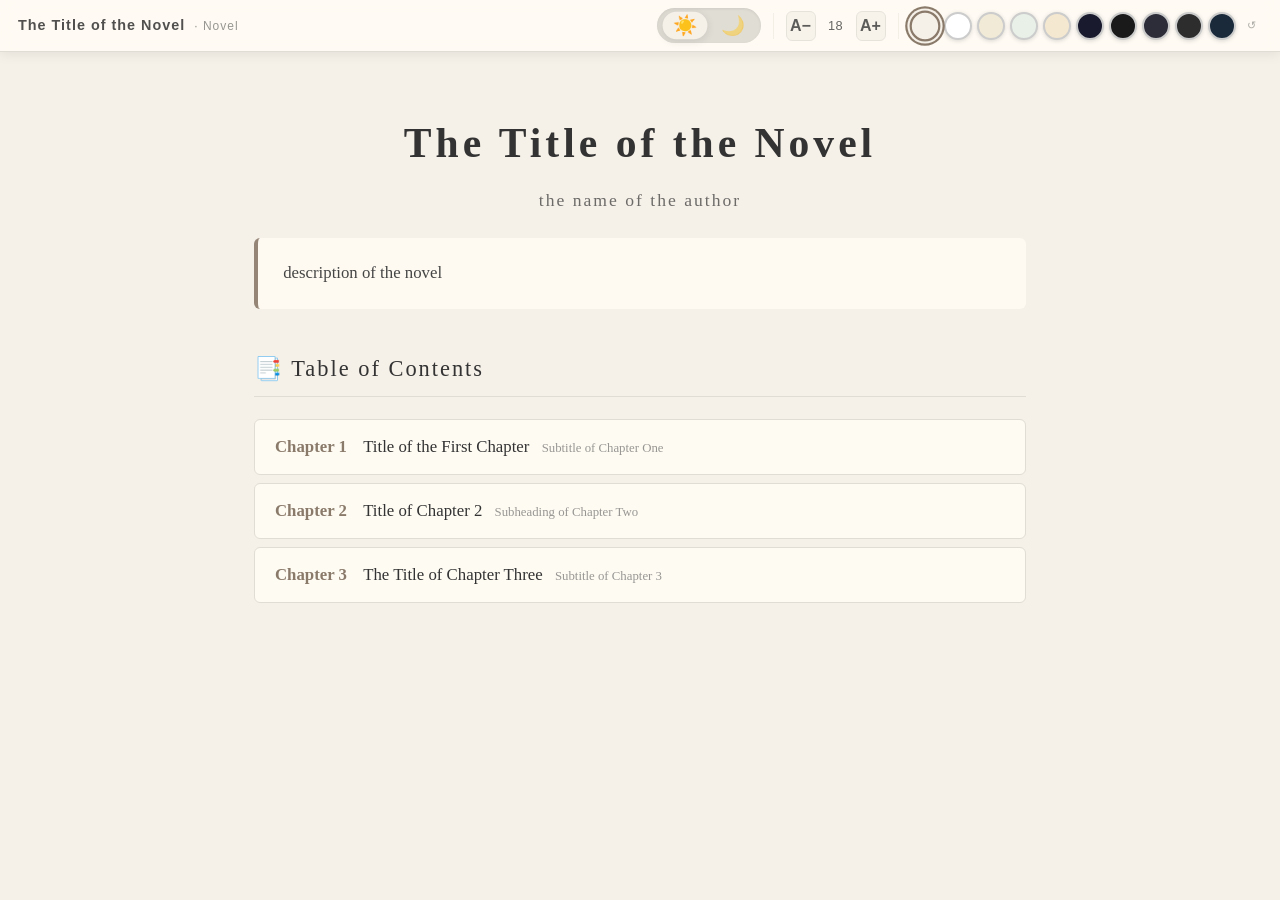
<file: en/index.html>
<!DOCTYPE html>
<html lang="en">
<head>
	<meta charset="UTF-8">
	<meta name="viewport" content="width=device-width, initial-scale=1.0, maximum-scale=1.0, user-scalable=yes">
	<title>Novel Reader · Loading...</title>
	<style>
		/* ===== CSS Variables ===== */
		:root {
			--bg-color: #f5f0e8;
			--text-color: #333333;
			--control-bg: rgba(255, 252, 245, 0.92);
			--control-text: #333333;
			--border-color: #e0ddd5;
			--shadow-color: rgba(0, 0, 0, 0.08);
			--accent-color: #8a7a6a;
			--color-dot-border: #ccc;
			--color-dot-shadow: rgba(0, 0, 0, 0.15);
			--font-size-base: 18px;
			--line-height: 1.8;
			--max-width: 820px;
		}

		[data-theme="dark"] {
			--bg-color: #1a1a2e;
			--text-color: #e8e4d8;
			--control-bg: rgba(26, 26, 46, 0.94);
			--control-text: #e8e4d8;
			--border-color: #3a3a5a;
			--shadow-color: rgba(0, 0, 0, 0.35);
			--accent-color: #9a8a7a;
			--color-dot-border: #555;
			--color-dot-shadow: rgba(0, 0, 0, 0.4);
		}

		* {
			margin: 0;
			padding: 0;
			box-sizing: border-box;
		}

		body {
			font-family: "Georgia", "Times New Roman", "Songti SC", "SimSun", serif;
			background-color: var(--bg-color);
			color: var(--text-color);
			font-size: var(--font-size-base);
			line-height: var(--line-height);
			transition: background-color 0.35s ease, color 0.35s ease;
			padding-top: 68px;
			min-height: 100vh;
		}

		/* ===== Control Bar ===== */
		.control-bar {
			position: fixed;
			top: 0;
			left: 0;
			right: 0;
			z-index: 1000;
			background: var(--control-bg);
			backdrop-filter: blur(12px);
			-webkit-backdrop-filter: blur(12px);
			border-bottom: 1px solid var(--border-color);
			padding: 8px 18px;
			display: flex;
			flex-wrap: wrap;
			align-items: center;
			justify-content: space-between;
			gap: 8px 12px;
			transition: background 0.35s ease, border-color 0.35s ease;
			box-shadow: 0 2px 12px var(--shadow-color);
			font-family: -apple-system, "PingFang SC", "Microsoft YaHei", sans-serif;
		}

		.control-bar .chapter-label {
			font-size: 0.9rem;
			font-weight: 600;
			letter-spacing: 1px;
			color: var(--control-text);
			white-space: nowrap;
			opacity: 0.85;
			transition: color 0.35s ease;
			flex-shrink: 0;
			overflow: hidden;
			text-overflow: ellipsis;
			max-width: 45vw;
		}
		.control-bar .chapter-label small {
			font-weight: 400;
			opacity: 0.6;
			font-size: 0.75rem;
			margin-left: 4px;
		}

		.controls-group {
			display: flex;
			flex-wrap: wrap;
			align-items: center;
			gap: 6px 12px;
			flex-shrink: 0;
		}

		.controls-group .divider {
			width: 1px;
			height: 26px;
			background: var(--border-color);
			opacity: 0.4;
			flex-shrink: 0;
			transition: background 0.35s ease;
		}

		/* --- Theme Toggle --- */
		.theme-toggle {
			display: flex;
			align-items: center;
			gap: 4px;
			background: var(--border-color);
			border: none;
			border-radius: 30px;
			padding: 4px 6px;
			cursor: pointer;
			transition: background 0.3s ease, box-shadow 0.3s ease;
			box-shadow: inset 0 1px 3px rgba(0, 0, 0, 0.08);
			flex-shrink: 0;
		}
		.theme-toggle button {
			border: none;
			background: transparent;
			font-size: 1.2rem;
			padding: 4px 10px;
			border-radius: 30px;
			cursor: pointer;
			transition: background 0.25s ease, transform 0.2s ease;
			color: var(--control-text);
			opacity: 0.5;
			line-height: 1;
			font-family: inherit;
		}
		.theme-toggle button.active {
			background: var(--bg-color);
			opacity: 1;
			box-shadow: 0 2px 8px rgba(0, 0, 0, 0.10);
			transform: scale(1.02);
		}
		.theme-toggle button:hover {
			transform: scale(1.05);
		}
		.theme-toggle button:active {
			transform: scale(0.94);
		}

		/* --- Font Size Control --- */
		.font-control {
			display: flex;
			align-items: center;
			gap: 4px;
			flex-shrink: 0;
		}
		.font-control button {
			background: transparent;
			border: 1px solid var(--border-color);
			border-radius: 6px;
			width: 30px;
			height: 30px;
			font-size: 1rem;
			font-weight: 600;
			cursor: pointer;
			color: var(--control-text);
			transition: background 0.2s ease, border-color 0.2s ease, transform 0.15s ease;
			display: flex;
			align-items: center;
			justify-content: center;
			font-family: inherit;
			background: var(--bg-color);
			opacity: 0.8;
		}
		.font-control button:hover {
			background: var(--border-color);
			opacity: 1;
			transform: scale(1.04);
		}
		.font-control button:active {
			transform: scale(0.92);
		}
		.font-control .font-size-display {
			min-width: 32px;
			text-align: center;
			font-size: 0.8rem;
			font-weight: 500;
			color: var(--control-text);
			opacity: 0.75;
			letter-spacing: 0.5px;
			font-variant-numeric: tabular-nums;
		}

		/* --- Background Color Selection --- */
		.bg-colors {
			display: flex;
			align-items: center;
			gap: 5px;
			flex-shrink: 0;
			flex-wrap: wrap;
		}
		.bg-colors .color-dot {
			width: 28px;
			height: 28px;
			border-radius: 50%;
			border: 2px solid var(--color-dot-border);
			cursor: pointer;
			transition: transform 0.2s ease, border-color 0.25s ease, box-shadow 0.25s ease;
			flex-shrink: 0;
			box-shadow: 0 1px 4px var(--color-dot-shadow);
			position: relative;
		}
		.bg-colors .color-dot:hover {
			transform: scale(1.14);
			z-index: 2;
		}
		.bg-colors .color-dot.active {
			border-color: var(--accent-color);
			box-shadow: 0 0 0 2px var(--bg-color), 0 0 0 4px var(--accent-color);
			transform: scale(1.10);
			z-index: 1;
		}
		.bg-colors .color-dot:active {
			transform: scale(0.90);
		}
		.bg-colors .reset-colors-btn {
			background: transparent;
			border: none;
			font-size: 0.7rem;
			color: var(--control-text);
			opacity: 0.4;
			cursor: pointer;
			padding: 2px 6px;
			border-radius: 4px;
			transition: opacity 0.2s ease, background 0.2s ease;
			font-family: inherit;
			letter-spacing: 0.5px;
			line-height: 1;
		}
		.bg-colors .reset-colors-btn:hover {
			opacity: 0.8;
			background: var(--border-color);
		}

		/* ===== Page Container ===== */
		.page-container {
			max-width: var(--max-width);
			margin: 0 auto;
			padding: 30px 24px 40px 24px;
			background: var(--bg-color);
			transition: background 0.35s ease, color 0.35s ease;
			min-height: calc(100vh - 68px);
		}

		/* ===== Home Page Styles ===== */
		.home-page {
			display: block;
		}
		.home-page.hidden {
			display: none;
		}

		.novel-title {
			font-size: 2.6rem;
			font-weight: 700;
			text-align: center;
			letter-spacing: 4px;
			margin: 0.2em 0 0.1em 0;
			color: var(--text-color);
		}
		.novel-author {
			text-align: center;
			font-size: 1.1rem;
			opacity: 0.7;
			margin-bottom: 1.2em;
			letter-spacing: 2px;
		}
		.novel-description {
			font-size: 1.05rem;
			line-height: 1.8;
			padding: 1.2em 1.5em;
			border-left: 4px solid var(--accent-color);
			background: var(--control-bg);
			border-radius: 6px;
			margin-bottom: 2.4em;
			opacity: 0.9;
			transition: background 0.35s ease;
		}

		.chapter-list {
			display: flex;
			flex-direction: column;
			gap: 8px;
			margin-top: 1.2em;
		}
		.chapter-list .chapter-item {
			display: block;
			padding: 12px 20px;
			border: 1px solid var(--border-color);
			border-radius: 6px;
			background: var(--control-bg);
			transition: background 0.2s ease, transform 0.15s ease, border-color 0.2s ease;
			cursor: pointer;
			text-decoration: none;
			color: var(--text-color);
			font-size: 1.05rem;
		}
		.chapter-list .chapter-item:hover {
			background: var(--border-color);
			border-color: var(--accent-color);
			transform: translateX(4px);
		}
		.chapter-list .chapter-item .chapter-num {
			font-weight: 700;
			margin-right: 12px;
			color: var(--accent-color);
		}
		.chapter-list .chapter-item .chapter-title {
			font-weight: 500;
		}
		.chapter-list .chapter-item .chapter-sub {
			font-size: 0.8rem;
			opacity: 0.5;
			margin-left: 8px;
		}

		/* ===== Reading Page Styles ===== */
		.reading-page {
			display: none;
		}
		.reading-page.active {
			display: block;
		}

		.reading-page .chapter-title {
			font-size: 2.2rem;
			font-weight: 700;
			text-align: center;
			letter-spacing: 4px;
			padding: 20px 0 12px 0;
			margin-bottom: 28px;
			border-bottom: 2px solid var(--border-color);
			color: var(--text-color);
			transition: color 0.35s ease, border-color 0.35s ease;
			font-family: "Georgia", "Times New Roman", serif;
		}
		.reading-page .chapter-title .sub {
			display: block;
			font-size: 0.75rem;
			font-weight: 400;
			opacity: 0.5;
			letter-spacing: 6px;
			margin-top: 6px;
			font-style: italic;
		}

		.reading-page p {
			margin-bottom: 1.2em;
			text-indent: 2em;
			word-break: break-word;
			text-align: justify;
			hyphens: auto;
			transition: color 0.35s ease;
		}
		.reading-page p:last-of-type {
			margin-bottom: 0;
		}

		.reading-page .highlight {
			font-weight: 700;
			color: var(--accent-color);
		}

		/* ===== Chapter Navigation Bar (Bottom of Reading Page) ===== */
		.chapter-nav {
			display: flex;
			justify-content: center;
			align-items: center;
			gap: 20px;
			margin-top: 2.4em;
			padding-top: 1.2em;
			border-top: 1px solid var(--border-color);
			flex-wrap: wrap;
		}
		.chapter-nav button {
			background: transparent;
			border: 1px solid var(--border-color);
			border-radius: 6px;
			padding: 8px 22px;
			font-size: 0.95rem;
			cursor: pointer;
			color: var(--control-text);
			transition: background 0.2s ease, border-color 0.2s ease, opacity 0.2s ease;
			font-family: inherit;
		}
		.chapter-nav button:hover:not(:disabled) {
			background: var(--border-color);
			border-color: var(--accent-color);
		}
		.chapter-nav button:disabled {
			opacity: 0.3;
			cursor: not-allowed;
			pointer-events: none;
		}
		.chapter-nav .chapter-indicator {
			font-size: 0.95rem;
			opacity: 0.7;
			display: flex;
			align-items: center;
			gap: 6px;
		}
		.chapter-nav .chapter-indicator select {
			background: transparent;
			border: 1px solid var(--border-color);
			border-radius: 4px;
			padding: 4px 8px;
			font-size: 0.9rem;
			color: var(--control-text);
			background-color: var(--bg-color);
			cursor: pointer;
			font-family: inherit;
			max-width: 200px;
		}
		.chapter-nav .chapter-indicator select:focus {
			outline: 1px solid var(--accent-color);
		}

		/* ===== Back to Home Button ===== */
		.back-home-wrapper {
			text-align: center;
			margin-top: 1.2em;
		}
		.back-home-btn {
			display: inline-block;
			padding: 8px 24px;
			background: transparent;
			border: 1px solid var(--border-color);
			border-radius: 6px;
			cursor: pointer;
			color: var(--text-color);
			font-size: 0.95rem;
			transition: background 0.2s ease, border-color 0.2s ease;
			font-family: inherit;
		}
		.back-home-btn:hover {
			background: var(--border-color);
			border-color: var(--accent-color);
		}

		/* ===== Responsive Design ===== */
		@media (max-width: 820px) {
			body { padding-top: 60px; }
			.control-bar { padding: 6px 14px; gap: 6px 10px; }
			.control-bar .chapter-label { font-size: 0.78rem; max-width: 40vw; }
			.controls-group { gap: 4px 8px; }
			.theme-toggle button { font-size: 1rem; padding: 2px 8px; }
			.font-control button { width: 26px; height: 26px; font-size: 0.85rem; }
			.font-control .font-size-display { min-width: 26px; font-size: 0.7rem; }
			.bg-colors .color-dot { width: 24px; height: 24px; }
			.page-container { padding: 20px 16px 40px 16px; }
			.novel-title { font-size: 2.0rem; }
			.reading-page .chapter-title { font-size: 1.7rem; letter-spacing: 2px; padding: 12px 0 10px 0; margin-bottom: 20px; }
			.reading-page .chapter-title .sub { font-size: 0.6rem; letter-spacing: 4px; }
			.reading-page p { font-size: calc(var(--font-size-base) * 0.95); }
			.controls-group .divider { height: 20px; }
			.bg-colors .reset-colors-btn { font-size: 0.6rem; padding: 2px 4px; }
			.chapter-list .chapter-item { font-size: 0.95rem; padding: 10px 16px; }
			.chapter-nav { gap: 12px; }
			.chapter-nav button { padding: 6px 14px; font-size: 0.85rem; }
			.chapter-nav .chapter-indicator { font-size: 0.85rem; }
			.chapter-nav .chapter-indicator select { max-width: 150px; font-size: 0.8rem; }
		}
		@media (max-width: 540px) {
			body { padding-top: 54px; }
			.control-bar { padding: 4px 10px; gap: 4px 6px; }
			.control-bar .chapter-label { font-size: 0.7rem; letter-spacing: 0.5px; max-width: 35vw; }
			.control-bar .chapter-label small { display: none; }
			.controls-group { gap: 3px 6px; }
			.theme-toggle { padding: 2px 4px; }
			.theme-toggle button { font-size: 0.85rem; padding: 2px 6px; }
			.font-control button { width: 22px; height: 22px; font-size: 0.7rem; }
			.font-control .font-size-display { min-width: 22px; font-size: 0.6rem; }
			.bg-colors .color-dot { width: 20px; height: 20px; border-width: 1.5px; }
			.page-container { padding: 14px 12px 30px 12px; }
			.novel-title { font-size: 1.6rem; }
			.novel-description { font-size: 0.9rem; padding: 0.8em 1em; }
			.reading-page .chapter-title { font-size: 1.4rem; letter-spacing: 1px; padding: 8px 0 8px 0; margin-bottom: 16px; }
			.reading-page .chapter-title .sub { font-size: 0.5rem; letter-spacing: 3px; margin-top: 4px; }
			.reading-page p { font-size: calc(var(--font-size-base) * 0.90); text-indent: 1.8em; margin-bottom: 0.9em; }
			.controls-group .divider { height: 16px; }
			.bg-colors .reset-colors-btn { font-size: 0.5rem; padding: 0 4px; }
			.chapter-list .chapter-item { font-size: 0.85rem; padding: 8px 12px; }
			.back-home-btn { font-size: 0.8rem; padding: 6px 16px; }
			.chapter-nav { gap: 8px; }
			.chapter-nav button { padding: 4px 10px; font-size: 0.75rem; }
			.chapter-nav .chapter-indicator { font-size: 0.8rem; flex-wrap: wrap; justify-content: center; }
			.chapter-nav .chapter-indicator select { max-width: 120px; font-size: 0.75rem; padding: 2px 4px; }
		}
		@media (max-width: 400px) {
			.control-bar .chapter-label { font-size: 0.6rem; max-width: 30vw; }
			.bg-colors .color-dot { width: 17px; height: 17px; }
			.font-control button { width: 20px; height: 20px; font-size: 0.6rem; }
			.font-control .font-size-display { min-width: 18px; font-size: 0.55rem; }
			.theme-toggle button { font-size: 0.75rem; padding: 1px 5px; }
			.novel-title { font-size: 1.4rem; }
			.reading-page .chapter-title { font-size: 1.2rem; }
			.reading-page p { font-size: calc(var(--font-size-base) * 0.85); text-indent: 1.5em; }
			.chapter-nav .chapter-indicator select { max-width: 90px; font-size: 0.65rem; }
		}

		::-webkit-scrollbar { width: 6px; height: 6px; }
		::-webkit-scrollbar-track { background: var(--bg-color); }
		::-webkit-scrollbar-thumb { background: var(--border-color); border-radius: 12px; }
		::-webkit-scrollbar-thumb:hover { background: var(--accent-color); }

		.page-container { opacity: 0; animation: fadeIn 0.6s ease forwards; }
		@keyframes fadeIn { to { opacity: 1; } }
		::selection { background: var(--accent-color); color: #fff; }
		::-moz-selection { background: var(--accent-color); color: #fff; }

		.loading-msg, .error-msg {
			text-align: center;
			padding: 3em 0;
			font-size: 1.1rem;
			opacity: 0.7;
		}
		.error-msg { color: #b33; opacity: 1; font-weight: 500; }
	</style>
</head>
<body>

	<!-- ===== Control Bar ===== -->
	<header class="control-bar" id="controlBar" role="toolbar" aria-label="Reading Controls">
		<div class="chapter-label" id="chapterLabel">
			<span id="chapterTitleDisplay">Loading...</span>
			<small>· Novel</small>
		</div>

		<div class="controls-group">
			<div class="theme-toggle" id="themeToggle" role="group" aria-label="Theme Toggle">
				<button data-theme="light" class="active" aria-label="Light Mode" title="Light Mode">☀️</button>
				<button data-theme="dark" aria-label="Dark Mode" title="Dark Mode">🌙</button>
			</div>
			<span class="divider"></span>
			<div class="font-control" role="group" aria-label="Font Size">
				<button id="fontDecrease" aria-label="Decrease Font Size" title="Decrease Font Size">A−</button>
				<span class="font-size-display" id="fontSizeDisplay">18</span>
				<button id="fontIncrease" aria-label="Increase Font Size" title="Increase Font Size">A+</button>
			</div>
			<span class="divider"></span>
			<div class="bg-colors" id="bgColors" role="group" aria-label="Background Colors">
				<span id="colorDotsContainer" style="display:contents;"></span>
				<button class="reset-colors-btn" id="resetBgBtn" title="Reset to Theme Default" aria-label="Reset Background">↺</button>
			</div>
		</div>
	</header>

	<!-- ===== Page Container ===== -->
	<main class="page-container" id="pageContainer">
		<!-- Home Page (Introduction + Table of Contents) -->
		<div class="home-page" id="homePage">
			<div class="loading-msg">📖 Loading novel data ...</div>
		</div>

		<!-- Reading Page -->
		<div class="reading-page" id="readingPage">
			<!-- Dynamically rendered -->
		</div>
	</main>

	<script>
		(function() {
			'use strict';

			// ================================================================
			// 1. Configuration and State
			// ================================================================
			const COOKIE_NAME = 'novel_reader_settings';
			const COOKIE_EXPIRY_DAYS = 365;
			const THEME_DEFAULTS = { light: '#f5f0e8', dark: '#1a1a2e' };
			const PRESET_COLORS = [
				{ color: '#f5f0e8', label: 'Warm White' },
				{ color: '#ffffff', label: 'Pure White' },
				{ color: '#f0ead6', label: 'Cream' },
				{ color: '#e8f0e8', label: 'Light Green' },
				{ color: '#f5e8d0', label: 'Warm Beige' },
				{ color: '#1a1a2e', label: 'Deep Blue' },
				{ color: '#1a1a1a', label: 'Pure Black' },
				{ color: '#2d2d3a', label: 'Dark Purple' },
				{ color: '#2d2d2d', label: 'Dark Gray' },
				{ color: '#1a2a3a', label: 'Navy Blue' },
			];

			// Data
			let novelInfo = null;		// { title, author, description }
			let chapters = [];		   // Array of { chapter, title, subtitle, paragraphs }
			let currentView = 'home';	// 'home' or 'reading'
			let currentChapterIndex = 0; // Current chapter index on reading page

			let currentTheme = 'light';
			let currentFontSize = 18;
			let currentBgColor = THEME_DEFAULTS.light;
			let customBgSelected = false;

			// ===== DOM References =====
			const homePage = document.getElementById('homePage');
			const readingPage = document.getElementById('readingPage');
			const chapterTitleDisplay = document.getElementById('chapterTitleDisplay');
			const themeBtns = document.querySelectorAll('#themeToggle button');
			const fontDisplay = document.getElementById('fontSizeDisplay');
			const fontDecrease = document.getElementById('fontDecrease');
			const fontIncrease = document.getElementById('fontIncrease');
			const colorDotsContainer = document.getElementById('colorDotsContainer');
			const resetBgBtn = document.getElementById('resetBgBtn');

			// ================================================================
			// 2. Cookie Utilities
			// ================================================================
			function setCookie(name, value, days) {
				const expires = new Date(Date.now() + days * 86400000).toUTCString();
				document.cookie = name + '=' + encodeURIComponent(value) + '; expires=' + expires + '; path=/; SameSite=Lax';
			}

			function getCookie(name) {
				const match = document.cookie.match(new RegExp('(^| )' + name + '=([^;]+)'));
				return match ? decodeURIComponent(match[2]) : null;
			}

			// ================================================================
			// 3. Settings Persistence
			// ================================================================
			function saveSettings() {
				const settings = {
					theme: currentTheme,
					fontSize: currentFontSize,
					bgColor: currentBgColor,
					customBg: customBgSelected,
					view: currentView,
					readingIndex: currentChapterIndex
				};
				setCookie(COOKIE_NAME, JSON.stringify(settings), COOKIE_EXPIRY_DAYS);
			}

			function loadSettings() {
				const raw = getCookie(COOKIE_NAME);
				if (!raw) return null;
				try { return JSON.parse(raw); } catch (_) { return null; }
			}

			// ================================================================
			// 4. Theme / Font / Background
			// ================================================================
			function applyTheme(theme, bgColorOverride) {
				const root = document.documentElement;
				root.setAttribute('data-theme', theme);
				currentTheme = theme;
				themeBtns.forEach(btn => {
					const t = btn.getAttribute('data-theme');
					btn.classList.toggle('active', t === theme);
				});
				let bg = bgColorOverride !== undefined ? bgColorOverride : THEME_DEFAULTS[theme];
				if (bgColorOverride !== undefined) customBgSelected = true;
				else customBgSelected = false;
				currentBgColor = bg;
				root.style.setProperty('--bg-color', bg);
				updateColorDots(bg);
				saveSettings();
			}

			function applyFontSize(size) {
				const clamped = Math.min(28, Math.max(14, size));
				currentFontSize = clamped;
				document.documentElement.style.setProperty('--font-size-base', clamped + 'px');
				fontDisplay.textContent = clamped;
				saveSettings();
			}

			function renderColorDots() {
				colorDotsContainer.innerHTML = '';
				PRESET_COLORS.forEach(({ color, label }) => {
					const dot = document.createElement('span');
					dot.className = 'color-dot';
					dot.style.backgroundColor = color;
					dot.title = label;
					dot.dataset.color = color;
					dot.setAttribute('role', 'button');
					dot.setAttribute('aria-label', 'Background: ' + label);
					dot.addEventListener('click', function(e) {
						e.stopPropagation();
						const c = this.dataset.color;
						currentBgColor = c;
						customBgSelected = true;
						document.documentElement.style.setProperty('--bg-color', c);
						updateColorDots(c);
						saveSettings();
					});
					colorDotsContainer.appendChild(dot);
				});
				updateColorDots(currentBgColor);
			}

			function updateColorDots(activeColor) {
				const dots = colorDotsContainer.querySelectorAll('.color-dot');
				dots.forEach(dot => {
					const c = dot.dataset.color;
					dot.classList.toggle('active', c === activeColor);
				});
			}

			// ================================================================
			// 5. Update Page Title (<title>) and Control Bar Display
			// ================================================================
			function updateTitleAndLabel(view, chapterIdx) {
				const novelTitle = novelInfo ? novelInfo.title : 'Novel';
				let labelText = '';
				let titleText = '';

				if (view === 'home') {
					labelText = novelTitle;
					titleText = novelTitle + (novelInfo && novelInfo.author ? ' · ' + novelInfo.author : '');
				} else {
					const ch = chapters[chapterIdx];
					if (ch) {
						labelText = `Chapter ${ch.chapter}: ${ch.title}`;
						titleText = `${novelTitle} · Chapter ${ch.chapter} ${ch.title}`;
					} else {
						labelText = novelTitle;
						titleText = novelTitle;
					}
				}
				chapterTitleDisplay.textContent = labelText;
				document.title = titleText;
			}

			// ================================================================
			// 6. Render Home Page
			// ================================================================
			function renderHome() {
				if (!novelInfo || chapters.length === 0) {
					homePage.innerHTML = `<div class="error-msg">⚠️ Failed to load data or no chapters</div>`;
					return;
				}

				let html = `
					<h1 class="novel-title">${novelInfo.title}</h1>
					<div class="novel-author">${novelInfo.author || 'Unknown Author'}</div>
					<div class="novel-description">${novelInfo.description || '(No description)'}</div>
					<h2 style="font-weight:400; font-size:1.4rem; margin:0.8em 0 0.4em 0; letter-spacing:2px; border-bottom:1px solid var(--border-color); padding-bottom:0.3em;">📑 Table of Contents</h2>
					<div class="chapter-list">
				`;
				chapters.forEach((ch, idx) => {
					html += `
						<div class="chapter-item" data-index="${idx}">
							<span class="chapter-num">Chapter ${ch.chapter}</span>
							<span class="chapter-title">${ch.title}</span>
							${ch.subtitle ? `<span class="chapter-sub">${ch.subtitle}</span>` : ''}
						</div>
					`;
				});
				html += `</div>`;
				homePage.innerHTML = html;

				// Bind click events
				homePage.querySelectorAll('.chapter-item').forEach(el => {
					el.addEventListener('click', function() {
						const idx = parseInt(this.dataset.index);
						if (!isNaN(idx) && idx >= 0 && idx < chapters.length) {
							switchToReading(idx);
						}
					});
				});

				// Show home page, hide reading page
				homePage.classList.remove('hidden');
				readingPage.classList.remove('active');
				readingPage.style.display = 'none';
				currentView = 'home';
				updateTitleAndLabel('home', 0);
				saveSettings();
			}

			// ================================================================
			// 7. Render Reading Page (with Chapter Navigation Bar)
			// ================================================================
			function renderReading(index) {
				if (!chapters.length || index < 0 || index >= chapters.length) {
					readingPage.innerHTML = `<div class="error-msg">Chapter not found</div>`;
					return;
				}
				const ch = chapters[index];
				const total = chapters.length;

				// Build content
				let html = `
					<div class="chapter-title">
						${ch.title}
						<span class="sub">${ch.subtitle || ''}</span>
					</div>
				`;
				ch.paragraphs.forEach(p => {
					html += p;
				});

				// ---- Chapter Navigation Bar (shown when more than 1 chapter) ----
				if (total > 1) {
					html += `
						<div class="chapter-nav">
							<button id="prevChapter" ${index === 0 ? 'disabled' : ''}>◀ Previous</button>
							<span class="chapter-indicator">
								<span>Chapter ${index+1} / ${total}</span>
								<select id="chapterSelect" aria-label="Jump to Chapter">
									${chapters.map((chItem, i) => `<option value="${i}" ${i === index ? 'selected' : ''}>Chapter ${chItem.chapter} ${chItem.title}</option>`).join('')}
								</select>
							</span>
							<button id="nextChapter" ${index === total-1 ? 'disabled' : ''}>Next ▶</button>
						</div>
					`;
				}

				// ---- Back to Home Button ----
				html += `
					<div class="back-home-wrapper">
						<button class="back-home-btn" id="backHomeBtn">🏠 Back to Table of Contents</button>
					</div>
				`;

				readingPage.innerHTML = html;

				// ---- Bind Navigation Events ----
				if (total > 1) {
					const prevBtn = document.getElementById('prevChapter');
					const nextBtn = document.getElementById('nextChapter');
					const select = document.getElementById('chapterSelect');

					if (prevBtn) {
						prevBtn.addEventListener('click', function() {
							if (currentChapterIndex > 0) {
								switchToReading(currentChapterIndex - 1);
							}
						});
					}
					if (nextBtn) {
						nextBtn.addEventListener('click', function() {
							if (currentChapterIndex < chapters.length - 1) {
								switchToReading(currentChapterIndex + 1);
							}
						});
					}
					if (select) {
						select.addEventListener('change', function() {
							const idx = parseInt(this.value);
							if (!isNaN(idx) && idx !== currentChapterIndex) {
								switchToReading(idx);
							}
						});
					}
				}

				// Back to home
				const backBtn = document.getElementById('backHomeBtn');
				if (backBtn) {
					backBtn.addEventListener('click', function() {
						switchToHome();
					});
				}

				// Show reading page, hide home page
				homePage.classList.add('hidden');
				readingPage.style.display = 'block';
				readingPage.classList.add('active');
				currentView = 'reading';
				currentChapterIndex = index;
				updateTitleAndLabel('reading', index);
				saveSettings();

				// Scroll to top
				window.scrollTo({ top: 0, behavior: 'smooth' });
			}

			// ================================================================
			// 8. Switch Views
			// ================================================================
			function switchToReading(index) {
				if (index < 0 || index >= chapters.length) return;
				renderReading(index);
			}

			function switchToHome() {
				renderHome();
			}

			// ================================================================
			// 9. Load data.json
			// ================================================================
			async function loadData() {
				try {
					const response = await fetch('data.json');
					if (!response.ok) throw new Error(`HTTP error! status: ${response.status}`);
					const json = await response.json();

					// Parse novel info
					if (json.novel) {
						novelInfo = {
							title: json.novel.title || 'Untitled Novel',
							author: json.novel.author || 'Unknown Author',
							description: json.novel.description || ''
						};
					} else {
						novelInfo = { title: 'Untitled Novel', author: 'Unknown Author', description: '' };
					}

					// Extract chapters: keys starting with "Chapter"
					const keys = Object.keys(json).filter(k => /^Chapter\d+$/i.test(k));
					const sortedKeys = keys.sort((a, b) => {
						const numA = parseInt(a.match(/\d+/)[0]);
						const numB = parseInt(b.match(/\d+/)[0]);
						return numA - numB;
					});

					chapters = sortedKeys.map(key => {
						const item = json[key];
						return {
							chapter: item.chapter || parseInt(key.match(/\d+/)[0]),
							title: item.title || 'Untitled Chapter',
							subtitle: item.subtitle || '',
							paragraphs: Array.isArray(item.paragraphs) ? item.paragraphs : []
						};
					});

					if (chapters.length === 0) throw new Error('No chapters found');

					// Load saved settings
					const saved = loadSettings();
					let theme = 'light',
						fontSize = 18,
						bgColor = THEME_DEFAULTS.light,
						customBg = false,
						view = 'home',
						readingIdx = 0;

					if (saved) {
						theme = saved.theme || 'light';
						fontSize = saved.fontSize || 18;
						bgColor = saved.bgColor || THEME_DEFAULTS[theme];
						customBg = saved.customBg || false;
						view = saved.view || 'home';
						readingIdx = saved.readingIndex || 0;
						if (readingIdx >= chapters.length) readingIdx = 0;
					}

					// Apply settings
					currentTheme = theme;
					currentFontSize = fontSize;
					currentBgColor = bgColor;
					customBgSelected = customBg;
					currentView = view;
					currentChapterIndex = readingIdx;

					document.documentElement.setAttribute('data-theme', theme);
					document.documentElement.style.setProperty('--bg-color', bgColor);
					document.documentElement.style.setProperty('--font-size-base', fontSize + 'px');
					fontDisplay.textContent = fontSize;

					themeBtns.forEach(btn => {
						const t = btn.getAttribute('data-theme');
						btn.classList.toggle('active', t === theme);
					});
					updateColorDots(bgColor);

					// Render based on view
					if (view === 'home') {
						renderHome();
					} else {
						if (readingIdx >= chapters.length) readingIdx = 0;
						currentChapterIndex = readingIdx;
						renderReading(readingIdx);
					}

					saveSettings();

				} catch (error) {
					console.error('Failed to load data.json:', error);
					homePage.innerHTML = `
						<div class="error-msg">
							⚠️ Failed to load data.json<br>
							<span style="font-size:0.8rem;opacity:0.6;">${error.message}</span><br>
							<span style="font-size:0.7rem;opacity:0.5;">Please ensure data.json is in the same directory and access via a local server (e.g., VS Code Live Server).</span>
						</div>
					`;
					homePage.classList.remove('hidden');
					readingPage.style.display = 'none';
					chapterTitleDisplay.textContent = 'Failed to load';
					document.title = 'Failed to load';
				}
			}

			// ================================================================
			// 10. Initialize Control Bar Events
			// ================================================================
			function initControls() {
				renderColorDots();

				resetBgBtn.addEventListener('click', function(e) {
					e.stopPropagation();
					const defaultBg = THEME_DEFAULTS[currentTheme];
					currentBgColor = defaultBg;
					customBgSelected = false;
					document.documentElement.style.setProperty('--bg-color', defaultBg);
					updateColorDots(defaultBg);
					saveSettings();
					this.style.opacity = '0.3';
					setTimeout(() => { this.style.opacity = ''; }, 200);
				});

				themeBtns.forEach(btn => {
					btn.addEventListener('click', function(e) {
						const theme = this.getAttribute('data-theme');
						if (theme === currentTheme) return;
						const defaultBg = THEME_DEFAULTS[theme];
						currentTheme = theme;
						currentBgColor = defaultBg;
						customBgSelected = false;
						document.documentElement.setAttribute('data-theme', theme);
						document.documentElement.style.setProperty('--bg-color', defaultBg);
						updateColorDots(defaultBg);
						themeBtns.forEach(b => b.classList.toggle('active', b === this));
						saveSettings();
					});
				});

				fontDecrease.addEventListener('click', function() {
					applyFontSize(currentFontSize - 2);
				});
				fontIncrease.addEventListener('click', function() {
					applyFontSize(currentFontSize + 2);
				});

				document.addEventListener('keydown', function(e) {
					if ((e.ctrlKey || e.metaKey) && e.shiftKey) {
						if (e.key === '=' || e.key === '+') {
							e.preventDefault();
							applyFontSize(currentFontSize + 2);
						} else if (e.key === '-' || e.key === '_') {
							e.preventDefault();
							applyFontSize(currentFontSize - 2);
						}
					}
				});
			}

			// ================================================================
			// 11. Startup
			// ================================================================
			function init() {
				initControls();
				loadData();
			}

			if (document.readyState === 'complete' || document.readyState === 'interactive') {
				init();
			} else {
				document.addEventListener('DOMContentLoaded', init);
			}

		})();
	</script>

</body>
</html>
</file>
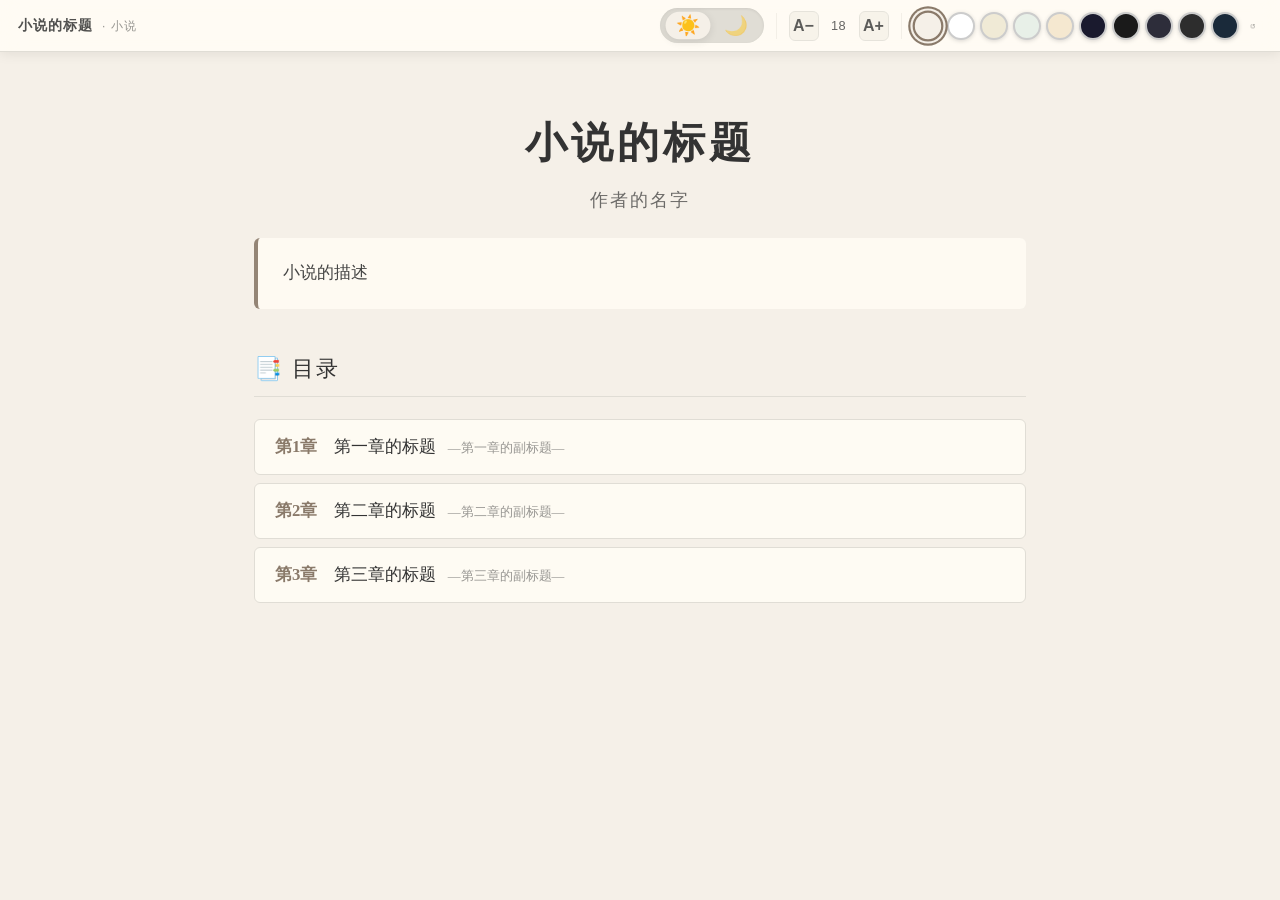
<file: zh-hans/index.html>
<!DOCTYPE html>
<html lang="zh-CN">
<head>
	<meta charset="UTF-8">
	<meta name="viewport" content="width=device-width, initial-scale=1.0, maximum-scale=1.0, user-scalable=yes">
	<title>小说阅读 · 加载中...</title>
	<style>
		/* ===== CSS 变量 ===== */
		:root {
			--bg-color: #f5f0e8;
			--text-color: #333333;
			--control-bg: rgba(255, 252, 245, 0.92);
			--control-text: #333333;
			--border-color: #e0ddd5;
			--shadow-color: rgba(0, 0, 0, 0.08);
			--accent-color: #8a7a6a;
			--color-dot-border: #ccc;
			--color-dot-shadow: rgba(0, 0, 0, 0.15);
			--font-size-base: 18px;
			--line-height: 1.8;
			--max-width: 820px;
		}

		[data-theme="dark"] {
			--bg-color: #1a1a2e;
			--text-color: #e8e4d8;
			--control-bg: rgba(26, 26, 46, 0.94);
			--control-text: #e8e4d8;
			--border-color: #3a3a5a;
			--shadow-color: rgba(0, 0, 0, 0.35);
			--accent-color: #9a8a7a;
			--color-dot-border: #555;
			--color-dot-shadow: rgba(0, 0, 0, 0.4);
		}

		* {
			margin: 0;
			padding: 0;
			box-sizing: border-box;
		}

		body {
			font-family: "Georgia", "Times New Roman", "Songti SC", "SimSun", serif;
			background-color: var(--bg-color);
			color: var(--text-color);
			font-size: var(--font-size-base);
			line-height: var(--line-height);
			transition: background-color 0.35s ease, color 0.35s ease;
			padding-top: 68px;
			min-height: 100vh;
		}

		/* ===== 控制栏 ===== */
		.control-bar {
			position: fixed;
			top: 0;
			left: 0;
			right: 0;
			z-index: 1000;
			background: var(--control-bg);
			backdrop-filter: blur(12px);
			-webkit-backdrop-filter: blur(12px);
			border-bottom: 1px solid var(--border-color);
			padding: 8px 18px;
			display: flex;
			flex-wrap: wrap;
			align-items: center;
			justify-content: space-between;
			gap: 8px 12px;
			transition: background 0.35s ease, border-color 0.35s ease;
			box-shadow: 0 2px 12px var(--shadow-color);
			font-family: -apple-system, "PingFang SC", "Microsoft YaHei", sans-serif;
		}

		.control-bar .chapter-label {
			font-size: 0.9rem;
			font-weight: 600;
			letter-spacing: 1px;
			color: var(--control-text);
			white-space: nowrap;
			opacity: 0.85;
			transition: color 0.35s ease;
			flex-shrink: 0;
			overflow: hidden;
			text-overflow: ellipsis;
			max-width: 45vw;
		}
		.control-bar .chapter-label small {
			font-weight: 400;
			opacity: 0.6;
			font-size: 0.75rem;
			margin-left: 4px;
		}

		.controls-group {
			display: flex;
			flex-wrap: wrap;
			align-items: center;
			gap: 6px 12px;
			flex-shrink: 0;
		}

		.controls-group .divider {
			width: 1px;
			height: 26px;
			background: var(--border-color);
			opacity: 0.4;
			flex-shrink: 0;
			transition: background 0.35s ease;
		}

		/* --- 主题切换 --- */
		.theme-toggle {
			display: flex;
			align-items: center;
			gap: 4px;
			background: var(--border-color);
			border: none;
			border-radius: 30px;
			padding: 4px 6px;
			cursor: pointer;
			transition: background 0.3s ease, box-shadow 0.3s ease;
			box-shadow: inset 0 1px 3px rgba(0, 0, 0, 0.08);
			flex-shrink: 0;
		}
		.theme-toggle button {
			border: none;
			background: transparent;
			font-size: 1.2rem;
			padding: 4px 10px;
			border-radius: 30px;
			cursor: pointer;
			transition: background 0.25s ease, transform 0.2s ease;
			color: var(--control-text);
			opacity: 0.5;
			line-height: 1;
			font-family: inherit;
		}
		.theme-toggle button.active {
			background: var(--bg-color);
			opacity: 1;
			box-shadow: 0 2px 8px rgba(0, 0, 0, 0.10);
			transform: scale(1.02);
		}
		.theme-toggle button:hover {
			transform: scale(1.05);
		}
		.theme-toggle button:active {
			transform: scale(0.94);
		}

		/* --- 字体大小 --- */
		.font-control {
			display: flex;
			align-items: center;
			gap: 4px;
			flex-shrink: 0;
		}
		.font-control button {
			background: transparent;
			border: 1px solid var(--border-color);
			border-radius: 6px;
			width: 30px;
			height: 30px;
			font-size: 1rem;
			font-weight: 600;
			cursor: pointer;
			color: var(--control-text);
			transition: background 0.2s ease, border-color 0.2s ease, transform 0.15s ease;
			display: flex;
			align-items: center;
			justify-content: center;
			font-family: inherit;
			background: var(--bg-color);
			opacity: 0.8;
		}
		.font-control button:hover {
			background: var(--border-color);
			opacity: 1;
			transform: scale(1.04);
		}
		.font-control button:active {
			transform: scale(0.92);
		}
		.font-control .font-size-display {
			min-width: 32px;
			text-align: center;
			font-size: 0.8rem;
			font-weight: 500;
			color: var(--control-text);
			opacity: 0.75;
			letter-spacing: 0.5px;
			font-variant-numeric: tabular-nums;
		}

		/* --- 背景色选择 --- */
		.bg-colors {
			display: flex;
			align-items: center;
			gap: 5px;
			flex-shrink: 0;
			flex-wrap: wrap;
		}
		.bg-colors .color-dot {
			width: 28px;
			height: 28px;
			border-radius: 50%;
			border: 2px solid var(--color-dot-border);
			cursor: pointer;
			transition: transform 0.2s ease, border-color 0.25s ease, box-shadow 0.25s ease;
			flex-shrink: 0;
			box-shadow: 0 1px 4px var(--color-dot-shadow);
			position: relative;
		}
		.bg-colors .color-dot:hover {
			transform: scale(1.14);
			z-index: 2;
		}
		.bg-colors .color-dot.active {
			border-color: var(--accent-color);
			box-shadow: 0 0 0 2px var(--bg-color), 0 0 0 4px var(--accent-color);
			transform: scale(1.10);
			z-index: 1;
		}
		.bg-colors .color-dot:active {
			transform: scale(0.90);
		}
		.bg-colors .reset-colors-btn {
			background: transparent;
			border: none;
			font-size: 0.7rem;
			color: var(--control-text);
			opacity: 0.4;
			cursor: pointer;
			padding: 2px 6px;
			border-radius: 4px;
			transition: opacity 0.2s ease, background 0.2s ease;
			font-family: inherit;
			letter-spacing: 0.5px;
			line-height: 1;
		}
		.bg-colors .reset-colors-btn:hover {
			opacity: 0.8;
			background: var(--border-color);
		}

		/* ===== 页面容器 ===== */
		.page-container {
			max-width: var(--max-width);
			margin: 0 auto;
			padding: 30px 24px 40px 24px;
			background: var(--bg-color);
			transition: background 0.35s ease, color 0.35s ease;
			min-height: calc(100vh - 68px);
		}

		/* ===== 首页样式 ===== */
		.home-page {
			display: block;
		}
		.home-page.hidden {
			display: none;
		}

		.novel-title {
			font-size: 2.6rem;
			font-weight: 700;
			text-align: center;
			letter-spacing: 4px;
			margin: 0.2em 0 0.1em 0;
			color: var(--text-color);
		}
		.novel-author {
			text-align: center;
			font-size: 1.1rem;
			opacity: 0.7;
			margin-bottom: 1.2em;
			letter-spacing: 2px;
		}
		.novel-description {
			font-size: 1.05rem;
			line-height: 1.8;
			padding: 1.2em 1.5em;
			border-left: 4px solid var(--accent-color);
			background: var(--control-bg);
			border-radius: 6px;
			margin-bottom: 2.4em;
			opacity: 0.9;
			transition: background 0.35s ease;
		}

		.chapter-list {
			display: flex;
			flex-direction: column;
			gap: 8px;
			margin-top: 1.2em;
		}
		.chapter-list .chapter-item {
			display: block;
			padding: 12px 20px;
			border: 1px solid var(--border-color);
			border-radius: 6px;
			background: var(--control-bg);
			transition: background 0.2s ease, transform 0.15s ease, border-color 0.2s ease;
			cursor: pointer;
			text-decoration: none;
			color: var(--text-color);
			font-size: 1.05rem;
		}
		.chapter-list .chapter-item:hover {
			background: var(--border-color);
			border-color: var(--accent-color);
			transform: translateX(4px);
		}
		.chapter-list .chapter-item .chapter-num {
			font-weight: 700;
			margin-right: 12px;
			color: var(--accent-color);
		}
		.chapter-list .chapter-item .chapter-title {
			font-weight: 500;
		}
		.chapter-list .chapter-item .chapter-sub {
			font-size: 0.8rem;
			opacity: 0.5;
			margin-left: 8px;
		}

		/* ===== 阅读页样式 ===== */
		.reading-page {
			display: none;
		}
		.reading-page.active {
			display: block;
		}

		.reading-page .chapter-title {
			font-size: 2.2rem;
			font-weight: 700;
			text-align: center;
			letter-spacing: 4px;
			padding: 20px 0 12px 0;
			margin-bottom: 28px;
			border-bottom: 2px solid var(--border-color);
			color: var(--text-color);
			transition: color 0.35s ease, border-color 0.35s ease;
			font-family: "Georgia", "Times New Roman", serif;
		}
		.reading-page .chapter-title .sub {
			display: block;
			font-size: 0.75rem;
			font-weight: 400;
			opacity: 0.5;
			letter-spacing: 6px;
			margin-top: 6px;
			font-style: italic;
		}

		.reading-page p {
			margin-bottom: 1.2em;
			text-indent: 2em;
			word-break: break-word;
			text-align: justify;
			hyphens: auto;
			transition: color 0.35s ease;
		}
		.reading-page p:last-of-type {
			margin-bottom: 0;
		}

		.reading-page .highlight {
			font-weight: 700;
			color: var(--accent-color);
		}

		/* ===== 章节导航栏（阅读页底部） ===== */
		.chapter-nav {
			display: flex;
			justify-content: center;
			align-items: center;
			gap: 20px;
			margin-top: 2.4em;
			padding-top: 1.2em;
			border-top: 1px solid var(--border-color);
			flex-wrap: wrap;
		}
		.chapter-nav button {
			background: transparent;
			border: 1px solid var(--border-color);
			border-radius: 6px;
			padding: 8px 22px;
			font-size: 0.95rem;
			cursor: pointer;
			color: var(--control-text);
			transition: background 0.2s ease, border-color 0.2s ease, opacity 0.2s ease;
			font-family: inherit;
		}
		.chapter-nav button:hover:not(:disabled) {
			background: var(--border-color);
			border-color: var(--accent-color);
		}
		.chapter-nav button:disabled {
			opacity: 0.3;
			cursor: not-allowed;
			pointer-events: none;
		}
		.chapter-nav .chapter-indicator {
			font-size: 0.95rem;
			opacity: 0.7;
			display: flex;
			align-items: center;
			gap: 6px;
		}
		.chapter-nav .chapter-indicator select {
			background: transparent;
			border: 1px solid var(--border-color);
			border-radius: 4px;
			padding: 4px 8px;
			font-size: 0.9rem;
			color: var(--control-text);
			background-color: var(--bg-color);
			cursor: pointer;
			font-family: inherit;
			max-width: 200px;
		}
		.chapter-nav .chapter-indicator select:focus {
			outline: 1px solid var(--accent-color);
		}

		/* ===== 返回首页按钮 ===== */
		.back-home-wrapper {
			text-align: center;
			margin-top: 1.2em;
		}
		.back-home-btn {
			display: inline-block;
			padding: 8px 24px;
			background: transparent;
			border: 1px solid var(--border-color);
			border-radius: 6px;
			cursor: pointer;
			color: var(--text-color);
			font-size: 0.95rem;
			transition: background 0.2s ease, border-color 0.2s ease;
			font-family: inherit;
		}
		.back-home-btn:hover {
			background: var(--border-color);
			border-color: var(--accent-color);
		}

		/* ===== 响应式 ===== */
		@media (max-width: 820px) {
			body { padding-top: 60px; }
			.control-bar { padding: 6px 14px; gap: 6px 10px; }
			.control-bar .chapter-label { font-size: 0.78rem; max-width: 40vw; }
			.controls-group { gap: 4px 8px; }
			.theme-toggle button { font-size: 1rem; padding: 2px 8px; }
			.font-control button { width: 26px; height: 26px; font-size: 0.85rem; }
			.font-control .font-size-display { min-width: 26px; font-size: 0.7rem; }
			.bg-colors .color-dot { width: 24px; height: 24px; }
			.page-container { padding: 20px 16px 40px 16px; }
			.novel-title { font-size: 2.0rem; }
			.reading-page .chapter-title { font-size: 1.7rem; letter-spacing: 2px; padding: 12px 0 10px 0; margin-bottom: 20px; }
			.reading-page .chapter-title .sub { font-size: 0.6rem; letter-spacing: 4px; }
			.reading-page p { font-size: calc(var(--font-size-base) * 0.95); }
			.controls-group .divider { height: 20px; }
			.bg-colors .reset-colors-btn { font-size: 0.6rem; padding: 2px 4px; }
			.chapter-list .chapter-item { font-size: 0.95rem; padding: 10px 16px; }
			.chapter-nav { gap: 12px; }
			.chapter-nav button { padding: 6px 14px; font-size: 0.85rem; }
			.chapter-nav .chapter-indicator { font-size: 0.85rem; }
			.chapter-nav .chapter-indicator select { max-width: 150px; font-size: 0.8rem; }
		}
		@media (max-width: 540px) {
			body { padding-top: 54px; }
			.control-bar { padding: 4px 10px; gap: 4px 6px; }
			.control-bar .chapter-label { font-size: 0.7rem; letter-spacing: 0.5px; max-width: 35vw; }
			.control-bar .chapter-label small { display: none; }
			.controls-group { gap: 3px 6px; }
			.theme-toggle { padding: 2px 4px; }
			.theme-toggle button { font-size: 0.85rem; padding: 2px 6px; }
			.font-control button { width: 22px; height: 22px; font-size: 0.7rem; }
			.font-control .font-size-display { min-width: 22px; font-size: 0.6rem; }
			.bg-colors .color-dot { width: 20px; height: 20px; border-width: 1.5px; }
			.page-container { padding: 14px 12px 30px 12px; }
			.novel-title { font-size: 1.6rem; }
			.novel-description { font-size: 0.9rem; padding: 0.8em 1em; }
			.reading-page .chapter-title { font-size: 1.4rem; letter-spacing: 1px; padding: 8px 0 8px 0; margin-bottom: 16px; }
			.reading-page .chapter-title .sub { font-size: 0.5rem; letter-spacing: 3px; margin-top: 4px; }
			.reading-page p { font-size: calc(var(--font-size-base) * 0.90); text-indent: 1.8em; margin-bottom: 0.9em; }
			.controls-group .divider { height: 16px; }
			.bg-colors .reset-colors-btn { font-size: 0.5rem; padding: 0 4px; }
			.chapter-list .chapter-item { font-size: 0.85rem; padding: 8px 12px; }
			.back-home-btn { font-size: 0.8rem; padding: 6px 16px; }
			.chapter-nav { gap: 8px; }
			.chapter-nav button { padding: 4px 10px; font-size: 0.75rem; }
			.chapter-nav .chapter-indicator { font-size: 0.8rem; flex-wrap: wrap; justify-content: center; }
			.chapter-nav .chapter-indicator select { max-width: 120px; font-size: 0.75rem; padding: 2px 4px; }
		}
		@media (max-width: 400px) {
			.control-bar .chapter-label { font-size: 0.6rem; max-width: 30vw; }
			.bg-colors .color-dot { width: 17px; height: 17px; }
			.font-control button { width: 20px; height: 20px; font-size: 0.6rem; }
			.font-control .font-size-display { min-width: 18px; font-size: 0.55rem; }
			.theme-toggle button { font-size: 0.75rem; padding: 1px 5px; }
			.novel-title { font-size: 1.4rem; }
			.reading-page .chapter-title { font-size: 1.2rem; }
			.reading-page p { font-size: calc(var(--font-size-base) * 0.85); text-indent: 1.5em; }
			.chapter-nav .chapter-indicator select { max-width: 90px; font-size: 0.65rem; }
		}

		::-webkit-scrollbar { width: 6px; height: 6px; }
		::-webkit-scrollbar-track { background: var(--bg-color); }
		::-webkit-scrollbar-thumb { background: var(--border-color); border-radius: 12px; }
		::-webkit-scrollbar-thumb:hover { background: var(--accent-color); }

		.page-container { opacity: 0; animation: fadeIn 0.6s ease forwards; }
		@keyframes fadeIn { to { opacity: 1; } }
		::selection { background: var(--accent-color); color: #fff; }
		::-moz-selection { background: var(--accent-color); color: #fff; }

		.loading-msg, .error-msg {
			text-align: center;
			padding: 3em 0;
			font-size: 1.1rem;
			opacity: 0.7;
		}
		.error-msg { color: #b33; opacity: 1; font-weight: 500; }
	</style>
</head>
<body>

	<!-- ===== 控制栏 ===== -->
	<header class="control-bar" id="controlBar" role="toolbar" aria-label="阅读控制">
		<div class="chapter-label" id="chapterLabel">
			<span id="chapterTitleDisplay">加载中...</span>
			<small>· 小说</small>
		</div>

		<div class="controls-group">
			<div class="theme-toggle" id="themeToggle" role="group" aria-label="主题切换">
				<button data-theme="light" class="active" aria-label="白天模式" title="白天模式">☀️</button>
				<button data-theme="dark" aria-label="黑夜模式" title="黑夜模式">🌙</button>
			</div>
			<span class="divider"></span>
			<div class="font-control" role="group" aria-label="字体大小">
				<button id="fontDecrease" aria-label="减小字号" title="减小字号">A−</button>
				<span class="font-size-display" id="fontSizeDisplay">18</span>
				<button id="fontIncrease" aria-label="增大字号" title="增大字号">A+</button>
			</div>
			<span class="divider"></span>
			<div class="bg-colors" id="bgColors" role="group" aria-label="背景颜色">
				<span id="colorDotsContainer" style="display:contents;"></span>
				<button class="reset-colors-btn" id="resetBgBtn" title="恢复主题默认背景" aria-label="恢复默认背景">↺</button>
			</div>
		</div>
	</header>

	<!-- ===== 页面容器 ===== -->
	<main class="page-container" id="pageContainer">
		<!-- 首页（简介+目录） -->
		<div class="home-page" id="homePage">
			<div class="loading-msg">📖 正在加载小说数据 ...</div>
		</div>

		<!-- 阅读页 -->
		<div class="reading-page" id="readingPage">
			<!-- 动态渲染 -->
		</div>
	</main>

	<script>
		(function() {
			'use strict';

			// ================================================================
			// 1. 配置与状态
			// ================================================================
			const COOKIE_NAME = 'novel_reader_settings';
			const COOKIE_EXPIRY_DAYS = 365;
			const THEME_DEFAULTS = { light: '#f5f0e8', dark: '#1a1a2e' };
			const PRESET_COLORS = [
				{ color: '#f5f0e8', label: '米白' },
				{ color: '#ffffff', label: '纯白' },
				{ color: '#f0ead6', label: '奶油' },
				{ color: '#e8f0e8', label: '淡绿' },
				{ color: '#f5e8d0', label: '暖米' },
				{ color: '#1a1a2e', label: '深蓝黑' },
				{ color: '#1a1a1a', label: '纯黑' },
				{ color: '#2d2d3a', label: '暗紫灰' },
				{ color: '#2d2d2d', label: '暗灰' },
				{ color: '#1a2a3a', label: '深蓝' },
			];

			// 数据
			let novelInfo = null;		// { title, author, description }
			let chapters = [];		   // 数组，每个元素 { chapter, title, subtitle, paragraphs }
			let currentView = 'home';	// 'home' 或 'reading'
			let currentChapterIndex = 0; // 阅读页当前章节索引

			let currentTheme = 'light';
			let currentFontSize = 18;
			let currentBgColor = THEME_DEFAULTS.light;
			let customBgSelected = false;

			// ===== DOM 引用 =====
			const homePage = document.getElementById('homePage');
			const readingPage = document.getElementById('readingPage');
			const chapterTitleDisplay = document.getElementById('chapterTitleDisplay');
			const themeBtns = document.querySelectorAll('#themeToggle button');
			const fontDisplay = document.getElementById('fontSizeDisplay');
			const fontDecrease = document.getElementById('fontDecrease');
			const fontIncrease = document.getElementById('fontIncrease');
			const colorDotsContainer = document.getElementById('colorDotsContainer');
			const resetBgBtn = document.getElementById('resetBgBtn');

			// ================================================================
			// 2. Cookie 工具
			// ================================================================
			function setCookie(name, value, days) {
				const expires = new Date(Date.now() + days * 86400000).toUTCString();
				document.cookie = name + '=' + encodeURIComponent(value) + '; expires=' + expires + '; path=/; SameSite=Lax';
			}

			function getCookie(name) {
				const match = document.cookie.match(new RegExp('(^| )' + name + '=([^;]+)'));
				return match ? decodeURIComponent(match[2]) : null;
			}

			// ================================================================
			// 3. 设置持久化
			// ================================================================
			function saveSettings() {
				const settings = {
					theme: currentTheme,
					fontSize: currentFontSize,
					bgColor: currentBgColor,
					customBg: customBgSelected,
					view: currentView,
					readingIndex: currentChapterIndex
				};
				setCookie(COOKIE_NAME, JSON.stringify(settings), COOKIE_EXPIRY_DAYS);
			}

			function loadSettings() {
				const raw = getCookie(COOKIE_NAME);
				if (!raw) return null;
				try { return JSON.parse(raw); } catch (_) { return null; }
			}

			// ================================================================
			// 4. 主题 / 字体 / 背景
			// ================================================================
			function applyTheme(theme, bgColorOverride) {
				const root = document.documentElement;
				root.setAttribute('data-theme', theme);
				currentTheme = theme;
				themeBtns.forEach(btn => {
					const t = btn.getAttribute('data-theme');
					btn.classList.toggle('active', t === theme);
				});
				let bg = bgColorOverride !== undefined ? bgColorOverride : THEME_DEFAULTS[theme];
				if (bgColorOverride !== undefined) customBgSelected = true;
				else customBgSelected = false;
				currentBgColor = bg;
				root.style.setProperty('--bg-color', bg);
				updateColorDots(bg);
				saveSettings();
			}

			function applyFontSize(size) {
				const clamped = Math.min(28, Math.max(14, size));
				currentFontSize = clamped;
				document.documentElement.style.setProperty('--font-size-base', clamped + 'px');
				fontDisplay.textContent = clamped;
				saveSettings();
			}

			function renderColorDots() {
				colorDotsContainer.innerHTML = '';
				PRESET_COLORS.forEach(({ color, label }) => {
					const dot = document.createElement('span');
					dot.className = 'color-dot';
					dot.style.backgroundColor = color;
					dot.title = label;
					dot.dataset.color = color;
					dot.setAttribute('role', 'button');
					dot.setAttribute('aria-label', '背景色：' + label);
					dot.addEventListener('click', function(e) {
						e.stopPropagation();
						const c = this.dataset.color;
						currentBgColor = c;
						customBgSelected = true;
						document.documentElement.style.setProperty('--bg-color', c);
						updateColorDots(c);
						saveSettings();
					});
					colorDotsContainer.appendChild(dot);
				});
				updateColorDots(currentBgColor);
			}

			function updateColorDots(activeColor) {
				const dots = colorDotsContainer.querySelectorAll('.color-dot');
				dots.forEach(dot => {
					const c = dot.dataset.color;
					dot.classList.toggle('active', c === activeColor);
				});
			}

			// ================================================================
			// 5. 更新页面标题（<title>）和控制栏显示
			// ================================================================
			function updateTitleAndLabel(view, chapterIdx) {
				const novelTitle = novelInfo ? novelInfo.title : '小说';
				let labelText = '';
				let titleText = '';

				if (view === 'home') {
					labelText = novelTitle;
					titleText = novelTitle + (novelInfo && novelInfo.author ? ' · ' + novelInfo.author : '');
				} else {
					const ch = chapters[chapterIdx];
					if (ch) {
						labelText = `第${ch.chapter}章：${ch.title}`;
						titleText = `${novelTitle} · 第${ch.chapter}章 ${ch.title}`;
					} else {
						labelText = novelTitle;
						titleText = novelTitle;
					}
				}
				chapterTitleDisplay.textContent = labelText;
				document.title = titleText;
			}

			// ================================================================
			// 6. 渲染首页
			// ================================================================
			function renderHome() {
				if (!novelInfo || chapters.length === 0) {
					homePage.innerHTML = `<div class="error-msg">⚠️ 数据加载失败或无章节</div>`;
					return;
				}

				let html = `
					<h1 class="novel-title">${novelInfo.title}</h1>
					<div class="novel-author">${novelInfo.author || '未知作者'}</div>
					<div class="novel-description">${novelInfo.description || '（暂无简介）'}</div>
					<h2 style="font-weight:400; font-size:1.4rem; margin:0.8em 0 0.4em 0; letter-spacing:2px; border-bottom:1px solid var(--border-color); padding-bottom:0.3em;">📑 目录</h2>
					<div class="chapter-list">
				`;
				chapters.forEach((ch, idx) => {
					html += `
						<div class="chapter-item" data-index="${idx}">
							<span class="chapter-num">第${ch.chapter}章</span>
							<span class="chapter-title">${ch.title}</span>
							${ch.subtitle ? `<span class="chapter-sub">${ch.subtitle}</span>` : ''}
						</div>
					`;
				});
				html += `</div>`;
				homePage.innerHTML = html;

				// 绑定点击事件
				homePage.querySelectorAll('.chapter-item').forEach(el => {
					el.addEventListener('click', function() {
						const idx = parseInt(this.dataset.index);
						if (!isNaN(idx) && idx >= 0 && idx < chapters.length) {
							switchToReading(idx);
						}
					});
				});

				// 显示首页，隐藏阅读页
				homePage.classList.remove('hidden');
				readingPage.classList.remove('active');
				readingPage.style.display = 'none';
				currentView = 'home';
				updateTitleAndLabel('home', 0);
				saveSettings();
			}

			// ================================================================
			// 7. 渲染阅读页（含章节导航栏）
			// ================================================================
			function renderReading(index) {
				if (!chapters.length || index < 0 || index >= chapters.length) {
					readingPage.innerHTML = `<div class="error-msg">章节不存在</div>`;
					return;
				}
				const ch = chapters[index];
				const total = chapters.length;

				// 构建正文
				let html = `
					<div class="chapter-title">
						${ch.title}
						<span class="sub">${ch.subtitle || ''}</span>
					</div>
				`;
				ch.paragraphs.forEach(p => {
					html += p;
				});

				// ---- 章节导航栏（当章节 > 1 时显示） ----
				if (total > 1) {
					html += `
						<div class="chapter-nav">
							<button id="prevChapter" ${index === 0 ? 'disabled' : ''}>◀ 上一章</button>
							<span class="chapter-indicator">
								<span>第 ${index+1} / ${total} 章</span>
								<select id="chapterSelect" aria-label="跳转章节">
									${chapters.map((chItem, i) => `<option value="${i}" ${i === index ? 'selected' : ''}>第${chItem.chapter}章 ${chItem.title}</option>`).join('')}
								</select>
							</span>
							<button id="nextChapter" ${index === total-1 ? 'disabled' : ''}>下一章 ▶</button>
						</div>
					`;
				}

				// ---- 返回首页按钮 ----
				html += `
					<div class="back-home-wrapper">
						<button class="back-home-btn" id="backHomeBtn">🏠 返回目录</button>
					</div>
				`;

				readingPage.innerHTML = html;

				// ---- 绑定导航事件 ----
				if (total > 1) {
					const prevBtn = document.getElementById('prevChapter');
					const nextBtn = document.getElementById('nextChapter');
					const select = document.getElementById('chapterSelect');

					if (prevBtn) {
						prevBtn.addEventListener('click', function() {
							if (currentChapterIndex > 0) {
								switchToReading(currentChapterIndex - 1);
							}
						});
					}
					if (nextBtn) {
						nextBtn.addEventListener('click', function() {
							if (currentChapterIndex < chapters.length - 1) {
								switchToReading(currentChapterIndex + 1);
							}
						});
					}
					if (select) {
						select.addEventListener('change', function() {
							const idx = parseInt(this.value);
							if (!isNaN(idx) && idx !== currentChapterIndex) {
								switchToReading(idx);
							}
						});
					}
				}

				// 返回首页
				const backBtn = document.getElementById('backHomeBtn');
				if (backBtn) {
					backBtn.addEventListener('click', function() {
						switchToHome();
					});
				}

				// 显示阅读页，隐藏首页
				homePage.classList.add('hidden');
				readingPage.style.display = 'block';
				readingPage.classList.add('active');
				currentView = 'reading';
				currentChapterIndex = index;
				updateTitleAndLabel('reading', index);
				saveSettings();

				// 滚动到顶部
				window.scrollTo({ top: 0, behavior: 'smooth' });
			}

			// ================================================================
			// 8. 切换视图
			// ================================================================
			function switchToReading(index) {
				if (index < 0 || index >= chapters.length) return;
				renderReading(index);
			}

			function switchToHome() {
				renderHome();
			}

			// ================================================================
			// 9. 加载 data.json
			// ================================================================
			async function loadData() {
				try {
					const response = await fetch('data.json');
					if (!response.ok) throw new Error(`HTTP error! status: ${response.status}`);
					const json = await response.json();

					// 解析 novel 信息
					if (json.novel) {
						novelInfo = {
							title: json.novel.title || '未命名小说',
							author: json.novel.author || '未知作者',
							description: json.novel.description || ''
						};
					} else {
						novelInfo = { title: '未命名小说', author: '未知作者', description: '' };
					}

					// 提取章节：键名以 "Chapter" 开头
					const keys = Object.keys(json).filter(k => /^Chapter\d+$/i.test(k));
					const sortedKeys = keys.sort((a, b) => {
						const numA = parseInt(a.match(/\d+/)[0]);
						const numB = parseInt(b.match(/\d+/)[0]);
						return numA - numB;
					});

					chapters = sortedKeys.map(key => {
						const item = json[key];
						return {
							chapter: item.chapter || parseInt(key.match(/\d+/)[0]),
							title: item.title || '未命名章节',
							subtitle: item.subtitle || '',
							paragraphs: Array.isArray(item.paragraphs) ? item.paragraphs : []
						};
					});

					if (chapters.length === 0) throw new Error('没有找到任何章节');

					// 读取保存的设置
					const saved = loadSettings();
					let theme = 'light',
						fontSize = 18,
						bgColor = THEME_DEFAULTS.light,
						customBg = false,
						view = 'home',
						readingIdx = 0;

					if (saved) {
						theme = saved.theme || 'light';
						fontSize = saved.fontSize || 18;
						bgColor = saved.bgColor || THEME_DEFAULTS[theme];
						customBg = saved.customBg || false;
						view = saved.view || 'home';
						readingIdx = saved.readingIndex || 0;
						if (readingIdx >= chapters.length) readingIdx = 0;
					}

					// 应用设置
					currentTheme = theme;
					currentFontSize = fontSize;
					currentBgColor = bgColor;
					customBgSelected = customBg;
					currentView = view;
					currentChapterIndex = readingIdx;

					document.documentElement.setAttribute('data-theme', theme);
					document.documentElement.style.setProperty('--bg-color', bgColor);
					document.documentElement.style.setProperty('--font-size-base', fontSize + 'px');
					fontDisplay.textContent = fontSize;

					themeBtns.forEach(btn => {
						const t = btn.getAttribute('data-theme');
						btn.classList.toggle('active', t === theme);
					});
					updateColorDots(bgColor);

					// 根据视图渲染
					if (view === 'home') {
						renderHome();
					} else {
						if (readingIdx >= chapters.length) readingIdx = 0;
						currentChapterIndex = readingIdx;
						renderReading(readingIdx);
					}

					saveSettings();

				} catch (error) {
					console.error('加载 data.json 失败:', error);
					homePage.innerHTML = `
						<div class="error-msg">
							⚠️ 无法加载 data.json<br>
							<span style="font-size:0.8rem;opacity:0.6;">${error.message}</span><br>
							<span style="font-size:0.7rem;opacity:0.5;">请确保 data.json 与页面在同一目录，并使用本地服务器（如 VS Code Live Server）访问。</span>
						</div>
					`;
					homePage.classList.remove('hidden');
					readingPage.style.display = 'none';
					chapterTitleDisplay.textContent = '加载失败';
					document.title = '加载失败';
				}
			}

			// ================================================================
			// 10. 初始化控制栏事件
			// ================================================================
			function initControls() {
				renderColorDots();

				resetBgBtn.addEventListener('click', function(e) {
					e.stopPropagation();
					const defaultBg = THEME_DEFAULTS[currentTheme];
					currentBgColor = defaultBg;
					customBgSelected = false;
					document.documentElement.style.setProperty('--bg-color', defaultBg);
					updateColorDots(defaultBg);
					saveSettings();
					this.style.opacity = '0.3';
					setTimeout(() => { this.style.opacity = ''; }, 200);
				});

				themeBtns.forEach(btn => {
					btn.addEventListener('click', function(e) {
						const theme = this.getAttribute('data-theme');
						if (theme === currentTheme) return;
						const defaultBg = THEME_DEFAULTS[theme];
						currentTheme = theme;
						currentBgColor = defaultBg;
						customBgSelected = false;
						document.documentElement.setAttribute('data-theme', theme);
						document.documentElement.style.setProperty('--bg-color', defaultBg);
						updateColorDots(defaultBg);
						themeBtns.forEach(b => b.classList.toggle('active', b === this));
						saveSettings();
					});
				});

				fontDecrease.addEventListener('click', function() {
					applyFontSize(currentFontSize - 2);
				});
				fontIncrease.addEventListener('click', function() {
					applyFontSize(currentFontSize + 2);
				});

				document.addEventListener('keydown', function(e) {
					if ((e.ctrlKey || e.metaKey) && e.shiftKey) {
						if (e.key === '=' || e.key === '+') {
							e.preventDefault();
							applyFontSize(currentFontSize + 2);
						} else if (e.key === '-' || e.key === '_') {
							e.preventDefault();
							applyFontSize(currentFontSize - 2);
						}
					}
				});
			}

			// ================================================================
			// 11. 启动
			// ================================================================
			function init() {
				initControls();
				loadData();
			}

			if (document.readyState === 'complete' || document.readyState === 'interactive') {
				init();
			} else {
				document.addEventListener('DOMContentLoaded', init);
			}

		})();
	</script>

</body>
</html>
</file>
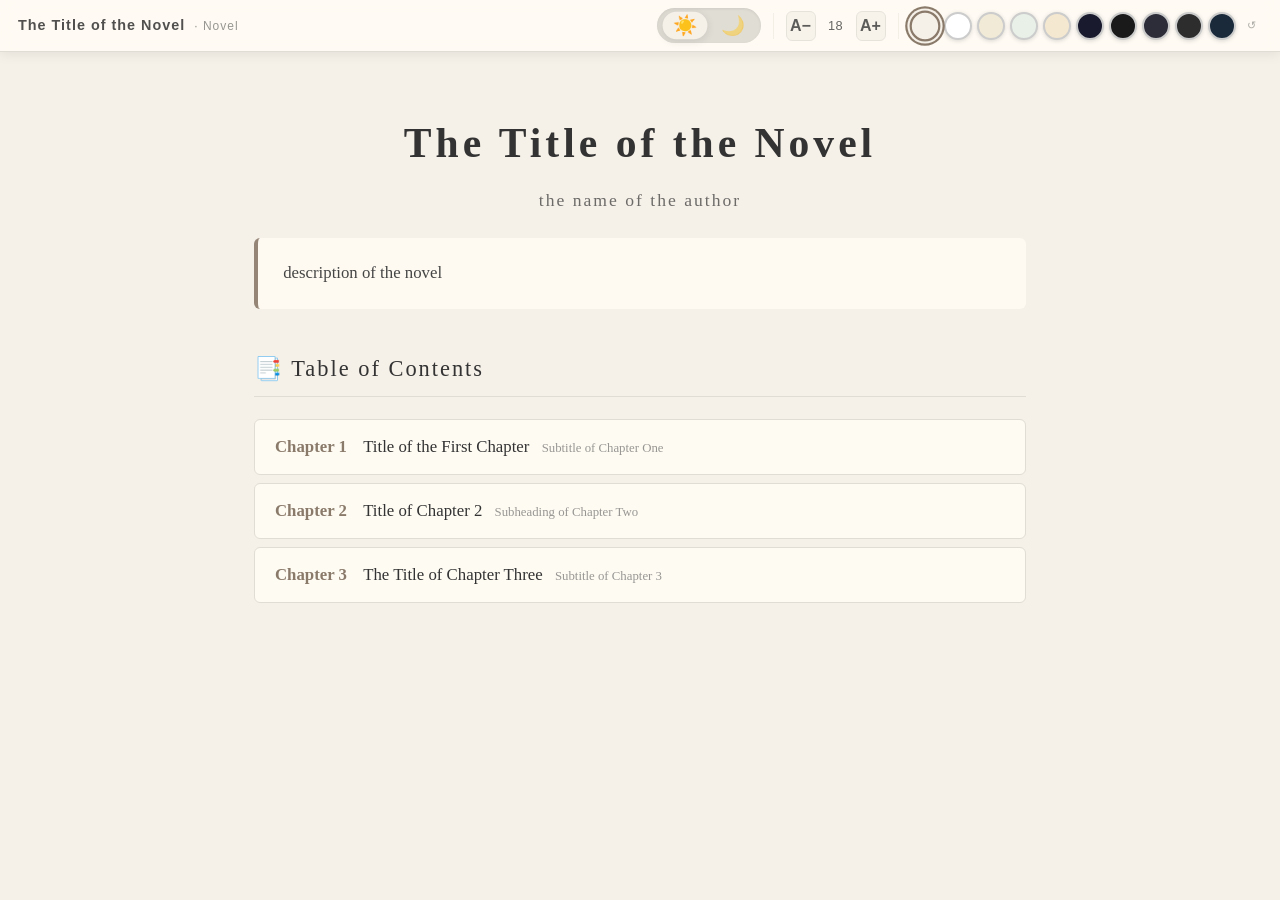
<file: Modular/en/index.html>
<!DOCTYPE html>
<html lang="en">
<head>
	<meta charset="UTF-8">
	<meta name="viewport" content="width=device-width, initial-scale=1.0, maximum-scale=1.0, user-scalable=yes">
	<title>Novel Reader · Loading...</title>
	<link rel="stylesheet" href="style.css">
</head>
<body>

	<!-- ===== Control Bar ===== -->
	<header class="control-bar" id="controlBar" role="toolbar" aria-label="Reading Controls">
		<div class="chapter-label" id="chapterLabel">
			<span id="chapterTitleDisplay">Loading...</span>
			<small>· Novel</small>
		</div>

		<div class="controls-group">
			<div class="theme-toggle" id="themeToggle" role="group" aria-label="Theme Toggle">
				<button data-theme="light" class="active" aria-label="Light Mode" title="Light Mode">☀️</button>
				<button data-theme="dark" aria-label="Dark Mode" title="Dark Mode">🌙</button>
			</div>
			<span class="divider"></span>
			<div class="font-control" role="group" aria-label="Font Size">
				<button id="fontDecrease" aria-label="Decrease Font Size" title="Decrease Font Size">A−</button>
				<span class="font-size-display" id="fontSizeDisplay">18</span>
				<button id="fontIncrease" aria-label="Increase Font Size" title="Increase Font Size">A+</button>
			</div>
			<span class="divider"></span>
			<div class="bg-colors" id="bgColors" role="group" aria-label="Background Colors">
				<span id="colorDotsContainer" style="display:contents;"></span>
				<button class="reset-colors-btn" id="resetBgBtn" title="Reset to Theme Default" aria-label="Reset Background">↺</button>
			</div>
		</div>
	</header>

	<!-- ===== Page Container ===== -->
	<main class="page-container" id="pageContainer">
		<!-- Home Page (Introduction + Table of Contents) -->
		<div class="home-page" id="homePage">
			<div class="loading-msg">📖 Loading novel data ...</div>
		</div>

		<!-- Reading Page -->
		<div class="reading-page" id="readingPage">
			<!-- Dynamically rendered -->
		</div>
	</main>

	<script src="script.js"></script>

</body>
</html>
</file>
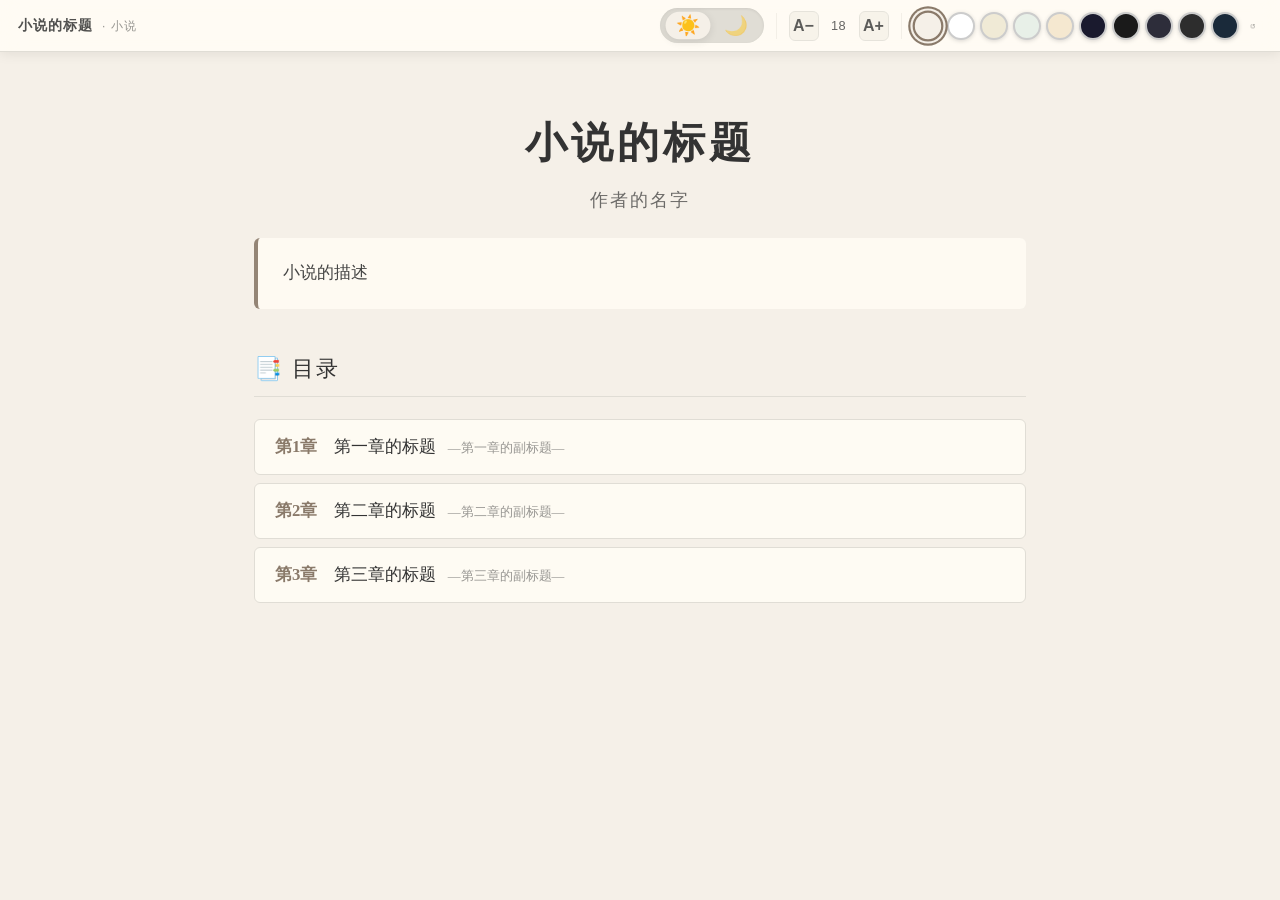
<file: Modular/zh-CN/index.html>
<!DOCTYPE html>
<html lang="zh-CN">
<head>
	<meta charset="UTF-8">
	<meta name="viewport" content="width=device-width, initial-scale=1.0, maximum-scale=1.0, user-scalable=yes">
	<title>小说阅读 · 加载中...</title>
	<link rel="stylesheet" href="style.css">
</head>
<body>

	<!-- ===== 控制栏 ===== -->
	<header class="control-bar" id="controlBar" role="toolbar" aria-label="阅读控制">
		<div class="chapter-label" id="chapterLabel">
			<span id="chapterTitleDisplay">加载中...</span>
			<small>· 小说</small>
		</div>

		<div class="controls-group">
			<div class="theme-toggle" id="themeToggle" role="group" aria-label="主题切换">
				<button data-theme="light" class="active" aria-label="白天模式" title="白天模式">☀️</button>
				<button data-theme="dark" aria-label="黑夜模式" title="黑夜模式">🌙</button>
			</div>
			<span class="divider"></span>
			<div class="font-control" role="group" aria-label="字体大小">
				<button id="fontDecrease" aria-label="减小字号" title="减小字号">A−</button>
				<span class="font-size-display" id="fontSizeDisplay">18</span>
				<button id="fontIncrease" aria-label="增大字号" title="增大字号">A+</button>
			</div>
			<span class="divider"></span>
			<div class="bg-colors" id="bgColors" role="group" aria-label="背景颜色">
				<span id="colorDotsContainer" style="display:contents;"></span>
				<button class="reset-colors-btn" id="resetBgBtn" title="恢复主题默认背景" aria-label="恢复默认背景">↺</button>
			</div>
		</div>
	</header>

	<!-- ===== 页面容器 ===== -->
	<main class="page-container" id="pageContainer">
		<!-- 首页（简介+目录） -->
		<div class="home-page" id="homePage">
			<div class="loading-msg">📖 正在加载小说数据 ...</div>
		</div>

		<!-- 阅读页 -->
		<div class="reading-page" id="readingPage">
			<!-- 动态渲染 -->
		</div>
	</main>

	<script src="script.js"></script>

</body>
</html>
</file>
<file: Modular/en/style.css>
/* ===== CSS Variables ===== */
:root {
	--bg-color: #f5f0e8;
	--text-color: #333333;
	--control-bg: rgba(255, 252, 245, 0.92);
	--control-text: #333333;
	--border-color: #e0ddd5;
	--shadow-color: rgba(0, 0, 0, 0.08);
	--accent-color: #8a7a6a;
	--color-dot-border: #ccc;
	--color-dot-shadow: rgba(0, 0, 0, 0.15);
	--font-size-base: 18px;
	--line-height: 1.8;
	--max-width: 820px;
}

[data-theme="dark"] {
	--bg-color: #1a1a2e;
	--text-color: #e8e4d8;
	--control-bg: rgba(26, 26, 46, 0.94);
	--control-text: #e8e4d8;
	--border-color: #3a3a5a;
	--shadow-color: rgba(0, 0, 0, 0.35);
	--accent-color: #9a8a7a;
	--color-dot-border: #555;
	--color-dot-shadow: rgba(0, 0, 0, 0.4);
}

* {
	margin: 0;
	padding: 0;
	box-sizing: border-box;
}

body {
	font-family: "Georgia", "Times New Roman", "Songti SC", "SimSun", serif;
	background-color: var(--bg-color);
	color: var(--text-color);
	font-size: var(--font-size-base);
	line-height: var(--line-height);
	transition: background-color 0.35s ease, color 0.35s ease;
	padding-top: 68px;
	min-height: 100vh;
}

/* ===== Control Bar ===== */
.control-bar {
	position: fixed;
	top: 0;
	left: 0;
	right: 0;
	z-index: 1000;
	background: var(--control-bg);
	backdrop-filter: blur(12px);
	-webkit-backdrop-filter: blur(12px);
	border-bottom: 1px solid var(--border-color);
	padding: 8px 18px;
	display: flex;
	flex-wrap: wrap;
	align-items: center;
	justify-content: space-between;
	gap: 8px 12px;
	transition: background 0.35s ease, border-color 0.35s ease;
	box-shadow: 0 2px 12px var(--shadow-color);
	font-family: -apple-system, "PingFang SC", "Microsoft YaHei", sans-serif;
}

.control-bar .chapter-label {
	font-size: 0.9rem;
	font-weight: 600;
	letter-spacing: 1px;
	color: var(--control-text);
	white-space: nowrap;
	opacity: 0.85;
	transition: color 0.35s ease;
	flex-shrink: 0;
	overflow: hidden;
	text-overflow: ellipsis;
	max-width: 45vw;
}
.control-bar .chapter-label small {
	font-weight: 400;
	opacity: 0.6;
	font-size: 0.75rem;
	margin-left: 4px;
}

.controls-group {
	display: flex;
	flex-wrap: wrap;
	align-items: center;
	gap: 6px 12px;
	flex-shrink: 0;
}

.controls-group .divider {
	width: 1px;
	height: 26px;
	background: var(--border-color);
	opacity: 0.4;
	flex-shrink: 0;
	transition: background 0.35s ease;
}

/* --- Theme Toggle --- */
.theme-toggle {
	display: flex;
	align-items: center;
	gap: 4px;
	background: var(--border-color);
	border: none;
	border-radius: 30px;
	padding: 4px 6px;
	cursor: pointer;
	transition: background 0.3s ease, box-shadow 0.3s ease;
	box-shadow: inset 0 1px 3px rgba(0, 0, 0, 0.08);
	flex-shrink: 0;
}
.theme-toggle button {
	border: none;
	background: transparent;
	font-size: 1.2rem;
	padding: 4px 10px;
	border-radius: 30px;
	cursor: pointer;
	transition: background 0.25s ease, transform 0.2s ease;
	color: var(--control-text);
	opacity: 0.5;
	line-height: 1;
	font-family: inherit;
}
.theme-toggle button.active {
	background: var(--bg-color);
	opacity: 1;
	box-shadow: 0 2px 8px rgba(0, 0, 0, 0.10);
	transform: scale(1.02);
}
.theme-toggle button:hover {
	transform: scale(1.05);
}
.theme-toggle button:active {
	transform: scale(0.94);
}

/* --- Font Size Control --- */
.font-control {
	display: flex;
	align-items: center;
	gap: 4px;
	flex-shrink: 0;
}
.font-control button {
	background: transparent;
	border: 1px solid var(--border-color);
	border-radius: 6px;
	width: 30px;
	height: 30px;
	font-size: 1rem;
	font-weight: 600;
	cursor: pointer;
	color: var(--control-text);
	transition: background 0.2s ease, border-color 0.2s ease, transform 0.15s ease;
	display: flex;
	align-items: center;
	justify-content: center;
	font-family: inherit;
	background: var(--bg-color);
	opacity: 0.8;
}
.font-control button:hover {
	background: var(--border-color);
	opacity: 1;
	transform: scale(1.04);
}
.font-control button:active {
	transform: scale(0.92);
}
.font-control .font-size-display {
	min-width: 32px;
	text-align: center;
	font-size: 0.8rem;
	font-weight: 500;
	color: var(--control-text);
	opacity: 0.75;
	letter-spacing: 0.5px;
	font-variant-numeric: tabular-nums;
}

/* --- Background Color Selection --- */
.bg-colors {
	display: flex;
	align-items: center;
	gap: 5px;
	flex-shrink: 0;
	flex-wrap: wrap;
}
.bg-colors .color-dot {
	width: 28px;
	height: 28px;
	border-radius: 50%;
	border: 2px solid var(--color-dot-border);
	cursor: pointer;
	transition: transform 0.2s ease, border-color 0.25s ease, box-shadow 0.25s ease;
	flex-shrink: 0;
	box-shadow: 0 1px 4px var(--color-dot-shadow);
	position: relative;
}
.bg-colors .color-dot:hover {
	transform: scale(1.14);
	z-index: 2;
}
.bg-colors .color-dot.active {
	border-color: var(--accent-color);
	box-shadow: 0 0 0 2px var(--bg-color), 0 0 0 4px var(--accent-color);
	transform: scale(1.10);
	z-index: 1;
}
.bg-colors .color-dot:active {
	transform: scale(0.90);
}
.bg-colors .reset-colors-btn {
	background: transparent;
	border: none;
	font-size: 0.7rem;
	color: var(--control-text);
	opacity: 0.4;
	cursor: pointer;
	padding: 2px 6px;
	border-radius: 4px;
	transition: opacity 0.2s ease, background 0.2s ease;
	font-family: inherit;
	letter-spacing: 0.5px;
	line-height: 1;
}
.bg-colors .reset-colors-btn:hover {
	opacity: 0.8;
	background: var(--border-color);
}

/* ===== Page Container ===== */
.page-container {
	max-width: var(--max-width);
	margin: 0 auto;
	padding: 30px 24px 40px 24px;
	background: var(--bg-color);
	transition: background 0.35s ease, color 0.35s ease;
	min-height: calc(100vh - 68px);
}

/* ===== Home Page Styles ===== */
.home-page {
	display: block;
}
.home-page.hidden {
	display: none;
}

.novel-title {
	font-size: 2.6rem;
	font-weight: 700;
	text-align: center;
	letter-spacing: 4px;
	margin: 0.2em 0 0.1em 0;
	color: var(--text-color);
}
.novel-author {
	text-align: center;
	font-size: 1.1rem;
	opacity: 0.7;
	margin-bottom: 1.2em;
	letter-spacing: 2px;
}
.novel-description {
	font-size: 1.05rem;
	line-height: 1.8;
	padding: 1.2em 1.5em;
	border-left: 4px solid var(--accent-color);
	background: var(--control-bg);
	border-radius: 6px;
	margin-bottom: 2.4em;
	opacity: 0.9;
	transition: background 0.35s ease;
}

.chapter-list {
	display: flex;
	flex-direction: column;
	gap: 8px;
	margin-top: 1.2em;
}
.chapter-list .chapter-item {
	display: block;
	padding: 12px 20px;
	border: 1px solid var(--border-color);
	border-radius: 6px;
	background: var(--control-bg);
	transition: background 0.2s ease, transform 0.15s ease, border-color 0.2s ease;
	cursor: pointer;
	text-decoration: none;
	color: var(--text-color);
	font-size: 1.05rem;
}
.chapter-list .chapter-item:hover {
	background: var(--border-color);
	border-color: var(--accent-color);
	transform: translateX(4px);
}
.chapter-list .chapter-item .chapter-num {
	font-weight: 700;
	margin-right: 12px;
	color: var(--accent-color);
}
.chapter-list .chapter-item .chapter-title {
	font-weight: 500;
}
.chapter-list .chapter-item .chapter-sub {
	font-size: 0.8rem;
	opacity: 0.5;
	margin-left: 8px;
}

/* ===== Reading Page Styles ===== */
.reading-page {
	display: none;
}
.reading-page.active {
	display: block;
}

.reading-page .chapter-title {
	font-size: 2.2rem;
	font-weight: 700;
	text-align: center;
	letter-spacing: 4px;
	padding: 20px 0 12px 0;
	margin-bottom: 28px;
	border-bottom: 2px solid var(--border-color);
	color: var(--text-color);
	transition: color 0.35s ease, border-color 0.35s ease;
	font-family: "Georgia", "Times New Roman", serif;
}
.reading-page .chapter-title .sub {
	display: block;
	font-size: 0.75rem;
	font-weight: 400;
	opacity: 0.5;
	letter-spacing: 6px;
	margin-top: 6px;
	font-style: italic;
}

.reading-page p {
	margin-bottom: 1.2em;
	text-indent: 2em;
	word-break: break-word;
	text-align: justify;
	hyphens: auto;
	transition: color 0.35s ease;
}
.reading-page p:last-of-type {
	margin-bottom: 0;
}

.reading-page .highlight {
	font-weight: 700;
	color: var(--accent-color);
}

/* ===== Chapter Navigation Bar (Bottom of Reading Page) ===== */
.chapter-nav {
	display: flex;
	justify-content: center;
	align-items: center;
	gap: 20px;
	margin-top: 2.4em;
	padding-top: 1.2em;
	border-top: 1px solid var(--border-color);
	flex-wrap: wrap;
}
.chapter-nav button {
	background: transparent;
	border: 1px solid var(--border-color);
	border-radius: 6px;
	padding: 8px 22px;
	font-size: 0.95rem;
	cursor: pointer;
	color: var(--control-text);
	transition: background 0.2s ease, border-color 0.2s ease, opacity 0.2s ease;
	font-family: inherit;
}
.chapter-nav button:hover:not(:disabled) {
	background: var(--border-color);
	border-color: var(--accent-color);
}
.chapter-nav button:disabled {
	opacity: 0.3;
	cursor: not-allowed;
	pointer-events: none;
}
.chapter-nav .chapter-indicator {
	font-size: 0.95rem;
	opacity: 0.7;
	display: flex;
	align-items: center;
	gap: 6px;
}
.chapter-nav .chapter-indicator select {
	background: transparent;
	border: 1px solid var(--border-color);
	border-radius: 4px;
	padding: 4px 8px;
	font-size: 0.9rem;
	color: var(--control-text);
	background-color: var(--bg-color);
	cursor: pointer;
	font-family: inherit;
	max-width: 200px;
}
.chapter-nav .chapter-indicator select:focus {
	outline: 1px solid var(--accent-color);
}

/* ===== Back to Home Button ===== */
.back-home-wrapper {
	text-align: center;
	margin-top: 1.2em;
}
.back-home-btn {
	display: inline-block;
	padding: 8px 24px;
	background: transparent;
	border: 1px solid var(--border-color);
	border-radius: 6px;
	cursor: pointer;
	color: var(--text-color);
	font-size: 0.95rem;
	transition: background 0.2s ease, border-color 0.2s ease;
	font-family: inherit;
}
.back-home-btn:hover {
	background: var(--border-color);
	border-color: var(--accent-color);
}

/* ===== Responsive Design ===== */
@media (max-width: 820px) {
	body { padding-top: 60px; }
	.control-bar { padding: 6px 14px; gap: 6px 10px; }
	.control-bar .chapter-label { font-size: 0.78rem; max-width: 40vw; }
	.controls-group { gap: 4px 8px; }
	.theme-toggle button { font-size: 1rem; padding: 2px 8px; }
	.font-control button { width: 26px; height: 26px; font-size: 0.85rem; }
	.font-control .font-size-display { min-width: 26px; font-size: 0.7rem; }
	.bg-colors .color-dot { width: 24px; height: 24px; }
	.page-container { padding: 20px 16px 40px 16px; }
	.novel-title { font-size: 2.0rem; }
	.reading-page .chapter-title { font-size: 1.7rem; letter-spacing: 2px; padding: 12px 0 10px 0; margin-bottom: 20px; }
	.reading-page .chapter-title .sub { font-size: 0.6rem; letter-spacing: 4px; }
	.reading-page p { font-size: calc(var(--font-size-base) * 0.95); }
	.controls-group .divider { height: 20px; }
	.bg-colors .reset-colors-btn { font-size: 0.6rem; padding: 2px 4px; }
	.chapter-list .chapter-item { font-size: 0.95rem; padding: 10px 16px; }
	.chapter-nav { gap: 12px; }
	.chapter-nav button { padding: 6px 14px; font-size: 0.85rem; }
	.chapter-nav .chapter-indicator { font-size: 0.85rem; }
	.chapter-nav .chapter-indicator select { max-width: 150px; font-size: 0.8rem; }
}
@media (max-width: 540px) {
	body { padding-top: 54px; }
	.control-bar { padding: 4px 10px; gap: 4px 6px; }
	.control-bar .chapter-label { font-size: 0.7rem; letter-spacing: 0.5px; max-width: 35vw; }
	.control-bar .chapter-label small { display: none; }
	.controls-group { gap: 3px 6px; }
	.theme-toggle { padding: 2px 4px; }
	.theme-toggle button { font-size: 0.85rem; padding: 2px 6px; }
	.font-control button { width: 22px; height: 22px; font-size: 0.7rem; }
	.font-control .font-size-display { min-width: 22px; font-size: 0.6rem; }
	.bg-colors .color-dot { width: 20px; height: 20px; border-width: 1.5px; }
	.page-container { padding: 14px 12px 30px 12px; }
	.novel-title { font-size: 1.6rem; }
	.novel-description { font-size: 0.9rem; padding: 0.8em 1em; }
	.reading-page .chapter-title { font-size: 1.4rem; letter-spacing: 1px; padding: 8px 0 8px 0; margin-bottom: 16px; }
	.reading-page .chapter-title .sub { font-size: 0.5rem; letter-spacing: 3px; margin-top: 4px; }
	.reading-page p { font-size: calc(var(--font-size-base) * 0.90); text-indent: 1.8em; margin-bottom: 0.9em; }
	.controls-group .divider { height: 16px; }
	.bg-colors .reset-colors-btn { font-size: 0.5rem; padding: 0 4px; }
	.chapter-list .chapter-item { font-size: 0.85rem; padding: 8px 12px; }
	.back-home-btn { font-size: 0.8rem; padding: 6px 16px; }
	.chapter-nav { gap: 8px; }
	.chapter-nav button { padding: 4px 10px; font-size: 0.75rem; }
	.chapter-nav .chapter-indicator { font-size: 0.8rem; flex-wrap: wrap; justify-content: center; }
	.chapter-nav .chapter-indicator select { max-width: 120px; font-size: 0.75rem; padding: 2px 4px; }
}
@media (max-width: 400px) {
	.control-bar .chapter-label { font-size: 0.6rem; max-width: 30vw; }
	.bg-colors .color-dot { width: 17px; height: 17px; }
	.font-control button { width: 20px; height: 20px; font-size: 0.6rem; }
	.font-control .font-size-display { min-width: 18px; font-size: 0.55rem; }
	.theme-toggle button { font-size: 0.75rem; padding: 1px 5px; }
	.novel-title { font-size: 1.4rem; }
	.reading-page .chapter-title { font-size: 1.2rem; }
	.reading-page p { font-size: calc(var(--font-size-base) * 0.85); text-indent: 1.5em; }
	.chapter-nav .chapter-indicator select { max-width: 90px; font-size: 0.65rem; }
}

::-webkit-scrollbar { width: 6px; height: 6px; }
::-webkit-scrollbar-track { background: var(--bg-color); }
::-webkit-scrollbar-thumb { background: var(--border-color); border-radius: 12px; }
::-webkit-scrollbar-thumb:hover { background: var(--accent-color); }

.page-container { opacity: 0; animation: fadeIn 0.6s ease forwards; }
@keyframes fadeIn { to { opacity: 1; } }
::selection { background: var(--accent-color); color: #fff; }
::-moz-selection { background: var(--accent-color); color: #fff; }

.loading-msg, .error-msg {
	text-align: center;
	padding: 3em 0;
	font-size: 1.1rem;
	opacity: 0.7;
}
.error-msg { color: #b33; opacity: 1; font-weight: 500; }
</file>
<file: Modular/zh-CN/style.css>
/* ===== CSS 变量 ===== */
:root {
	--bg-color: #f5f0e8;
	--text-color: #333333;
	--control-bg: rgba(255, 252, 245, 0.92);
	--control-text: #333333;
	--border-color: #e0ddd5;
	--shadow-color: rgba(0, 0, 0, 0.08);
	--accent-color: #8a7a6a;
	--color-dot-border: #ccc;
	--color-dot-shadow: rgba(0, 0, 0, 0.15);
	--font-size-base: 18px;
	--line-height: 1.8;
	--max-width: 820px;
}

[data-theme="dark"] {
	--bg-color: #1a1a2e;
	--text-color: #e8e4d8;
	--control-bg: rgba(26, 26, 46, 0.94);
	--control-text: #e8e4d8;
	--border-color: #3a3a5a;
	--shadow-color: rgba(0, 0, 0, 0.35);
	--accent-color: #9a8a7a;
	--color-dot-border: #555;
	--color-dot-shadow: rgba(0, 0, 0, 0.4);
}

* {
	margin: 0;
	padding: 0;
	box-sizing: border-box;
}

body {
	font-family: "Georgia", "Times New Roman", "Songti SC", "SimSun", serif;
	background-color: var(--bg-color);
	color: var(--text-color);
	font-size: var(--font-size-base);
	line-height: var(--line-height);
	transition: background-color 0.35s ease, color 0.35s ease;
	padding-top: 68px;
	min-height: 100vh;
}

/* ===== 控制栏 ===== */
.control-bar {
	position: fixed;
	top: 0;
	left: 0;
	right: 0;
	z-index: 1000;
	background: var(--control-bg);
	backdrop-filter: blur(12px);
	-webkit-backdrop-filter: blur(12px);
	border-bottom: 1px solid var(--border-color);
	padding: 8px 18px;
	display: flex;
	flex-wrap: wrap;
	align-items: center;
	justify-content: space-between;
	gap: 8px 12px;
	transition: background 0.35s ease, border-color 0.35s ease;
	box-shadow: 0 2px 12px var(--shadow-color);
	font-family: -apple-system, "PingFang SC", "Microsoft YaHei", sans-serif;
}

.control-bar .chapter-label {
	font-size: 0.9rem;
	font-weight: 600;
	letter-spacing: 1px;
	color: var(--control-text);
	white-space: nowrap;
	opacity: 0.85;
	transition: color 0.35s ease;
	flex-shrink: 0;
	overflow: hidden;
	text-overflow: ellipsis;
	max-width: 45vw;
}
.control-bar .chapter-label small {
	font-weight: 400;
	opacity: 0.6;
	font-size: 0.75rem;
	margin-left: 4px;
}

.controls-group {
	display: flex;
	flex-wrap: wrap;
	align-items: center;
	gap: 6px 12px;
	flex-shrink: 0;
}

.controls-group .divider {
	width: 1px;
	height: 26px;
	background: var(--border-color);
	opacity: 0.4;
	flex-shrink: 0;
	transition: background 0.35s ease;
}

/* --- 主题切换 --- */
.theme-toggle {
	display: flex;
	align-items: center;
	gap: 4px;
	background: var(--border-color);
	border: none;
	border-radius: 30px;
	padding: 4px 6px;
	cursor: pointer;
	transition: background 0.3s ease, box-shadow 0.3s ease;
	box-shadow: inset 0 1px 3px rgba(0, 0, 0, 0.08);
	flex-shrink: 0;
}
.theme-toggle button {
	border: none;
	background: transparent;
	font-size: 1.2rem;
	padding: 4px 10px;
	border-radius: 30px;
	cursor: pointer;
	transition: background 0.25s ease, transform 0.2s ease;
	color: var(--control-text);
	opacity: 0.5;
	line-height: 1;
	font-family: inherit;
}
.theme-toggle button.active {
	background: var(--bg-color);
	opacity: 1;
	box-shadow: 0 2px 8px rgba(0, 0, 0, 0.10);
	transform: scale(1.02);
}
.theme-toggle button:hover {
	transform: scale(1.05);
}
.theme-toggle button:active {
	transform: scale(0.94);
}

/* --- 字体大小 --- */
.font-control {
	display: flex;
	align-items: center;
	gap: 4px;
	flex-shrink: 0;
}
.font-control button {
	background: transparent;
	border: 1px solid var(--border-color);
	border-radius: 6px;
	width: 30px;
	height: 30px;
	font-size: 1rem;
	font-weight: 600;
	cursor: pointer;
	color: var(--control-text);
	transition: background 0.2s ease, border-color 0.2s ease, transform 0.15s ease;
	display: flex;
	align-items: center;
	justify-content: center;
	font-family: inherit;
	background: var(--bg-color);
	opacity: 0.8;
}
.font-control button:hover {
	background: var(--border-color);
	opacity: 1;
	transform: scale(1.04);
}
.font-control button:active {
	transform: scale(0.92);
}
.font-control .font-size-display {
	min-width: 32px;
	text-align: center;
	font-size: 0.8rem;
	font-weight: 500;
	color: var(--control-text);
	opacity: 0.75;
	letter-spacing: 0.5px;
	font-variant-numeric: tabular-nums;
}

/* --- 背景色选择 --- */
.bg-colors {
	display: flex;
	align-items: center;
	gap: 5px;
	flex-shrink: 0;
	flex-wrap: wrap;
}
.bg-colors .color-dot {
	width: 28px;
	height: 28px;
	border-radius: 50%;
	border: 2px solid var(--color-dot-border);
	cursor: pointer;
	transition: transform 0.2s ease, border-color 0.25s ease, box-shadow 0.25s ease;
	flex-shrink: 0;
	box-shadow: 0 1px 4px var(--color-dot-shadow);
	position: relative;
}
.bg-colors .color-dot:hover {
	transform: scale(1.14);
	z-index: 2;
}
.bg-colors .color-dot.active {
	border-color: var(--accent-color);
	box-shadow: 0 0 0 2px var(--bg-color), 0 0 0 4px var(--accent-color);
	transform: scale(1.10);
	z-index: 1;
}
.bg-colors .color-dot:active {
	transform: scale(0.90);
}
.bg-colors .reset-colors-btn {
	background: transparent;
	border: none;
	font-size: 0.7rem;
	color: var(--control-text);
	opacity: 0.4;
	cursor: pointer;
	padding: 2px 6px;
	border-radius: 4px;
	transition: opacity 0.2s ease, background 0.2s ease;
	font-family: inherit;
	letter-spacing: 0.5px;
	line-height: 1;
}
.bg-colors .reset-colors-btn:hover {
	opacity: 0.8;
	background: var(--border-color);
}

/* ===== 页面容器 ===== */
.page-container {
	max-width: var(--max-width);
	margin: 0 auto;
	padding: 30px 24px 40px 24px;
	background: var(--bg-color);
	transition: background 0.35s ease, color 0.35s ease;
	min-height: calc(100vh - 68px);
}

/* ===== 首页样式 ===== */
.home-page {
	display: block;
}
.home-page.hidden {
	display: none;
}

.novel-title {
	font-size: 2.6rem;
	font-weight: 700;
	text-align: center;
	letter-spacing: 4px;
	margin: 0.2em 0 0.1em 0;
	color: var(--text-color);
}
.novel-author {
	text-align: center;
	font-size: 1.1rem;
	opacity: 0.7;
	margin-bottom: 1.2em;
	letter-spacing: 2px;
}
.novel-description {
	font-size: 1.05rem;
	line-height: 1.8;
	padding: 1.2em 1.5em;
	border-left: 4px solid var(--accent-color);
	background: var(--control-bg);
	border-radius: 6px;
	margin-bottom: 2.4em;
	opacity: 0.9;
	transition: background 0.35s ease;
}

.chapter-list {
	display: flex;
	flex-direction: column;
	gap: 8px;
	margin-top: 1.2em;
}
.chapter-list .chapter-item {
	display: block;
	padding: 12px 20px;
	border: 1px solid var(--border-color);
	border-radius: 6px;
	background: var(--control-bg);
	transition: background 0.2s ease, transform 0.15s ease, border-color 0.2s ease;
	cursor: pointer;
	text-decoration: none;
	color: var(--text-color);
	font-size: 1.05rem;
}
.chapter-list .chapter-item:hover {
	background: var(--border-color);
	border-color: var(--accent-color);
	transform: translateX(4px);
}
.chapter-list .chapter-item .chapter-num {
	font-weight: 700;
	margin-right: 12px;
	color: var(--accent-color);
}
.chapter-list .chapter-item .chapter-title {
	font-weight: 500;
}
.chapter-list .chapter-item .chapter-sub {
	font-size: 0.8rem;
	opacity: 0.5;
	margin-left: 8px;
}

/* ===== 阅读页样式 ===== */
.reading-page {
	display: none;
}
.reading-page.active {
	display: block;
}

.reading-page .chapter-title {
	font-size: 2.2rem;
	font-weight: 700;
	text-align: center;
	letter-spacing: 4px;
	padding: 20px 0 12px 0;
	margin-bottom: 28px;
	border-bottom: 2px solid var(--border-color);
	color: var(--text-color);
	transition: color 0.35s ease, border-color 0.35s ease;
	font-family: "Georgia", "Times New Roman", serif;
}
.reading-page .chapter-title .sub {
	display: block;
	font-size: 0.75rem;
	font-weight: 400;
	opacity: 0.5;
	letter-spacing: 6px;
	margin-top: 6px;
	font-style: italic;
}

.reading-page p {
	margin-bottom: 1.2em;
	text-indent: 2em;
	word-break: break-word;
	text-align: justify;
	hyphens: auto;
	transition: color 0.35s ease;
}
.reading-page p:last-of-type {
	margin-bottom: 0;
}

.reading-page .highlight {
	font-weight: 700;
	color: var(--accent-color);
}

/* ===== 章节导航栏（阅读页底部） ===== */
.chapter-nav {
	display: flex;
	justify-content: center;
	align-items: center;
	gap: 20px;
	margin-top: 2.4em;
	padding-top: 1.2em;
	border-top: 1px solid var(--border-color);
	flex-wrap: wrap;
}
.chapter-nav button {
	background: transparent;
	border: 1px solid var(--border-color);
	border-radius: 6px;
	padding: 8px 22px;
	font-size: 0.95rem;
	cursor: pointer;
	color: var(--control-text);
	transition: background 0.2s ease, border-color 0.2s ease, opacity 0.2s ease;
	font-family: inherit;
}
.chapter-nav button:hover:not(:disabled) {
	background: var(--border-color);
	border-color: var(--accent-color);
}
.chapter-nav button:disabled {
	opacity: 0.3;
	cursor: not-allowed;
	pointer-events: none;
}
.chapter-nav .chapter-indicator {
	font-size: 0.95rem;
	opacity: 0.7;
	display: flex;
	align-items: center;
	gap: 6px;
}
.chapter-nav .chapter-indicator select {
	background: transparent;
	border: 1px solid var(--border-color);
	border-radius: 4px;
	padding: 4px 8px;
	font-size: 0.9rem;
	color: var(--control-text);
	background-color: var(--bg-color);
	cursor: pointer;
	font-family: inherit;
	max-width: 200px;
}
.chapter-nav .chapter-indicator select:focus {
	outline: 1px solid var(--accent-color);
}

/* ===== 返回首页按钮 ===== */
.back-home-wrapper {
	text-align: center;
	margin-top: 1.2em;
}
.back-home-btn {
	display: inline-block;
	padding: 8px 24px;
	background: transparent;
	border: 1px solid var(--border-color);
	border-radius: 6px;
	cursor: pointer;
	color: var(--text-color);
	font-size: 0.95rem;
	transition: background 0.2s ease, border-color 0.2s ease;
	font-family: inherit;
}
.back-home-btn:hover {
	background: var(--border-color);
	border-color: var(--accent-color);
}

/* ===== 响应式 ===== */
@media (max-width: 820px) {
	body { padding-top: 60px; }
	.control-bar { padding: 6px 14px; gap: 6px 10px; }
	.control-bar .chapter-label { font-size: 0.78rem; max-width: 40vw; }
	.controls-group { gap: 4px 8px; }
	.theme-toggle button { font-size: 1rem; padding: 2px 8px; }
	.font-control button { width: 26px; height: 26px; font-size: 0.85rem; }
	.font-control .font-size-display { min-width: 26px; font-size: 0.7rem; }
	.bg-colors .color-dot { width: 24px; height: 24px; }
	.page-container { padding: 20px 16px 40px 16px; }
	.novel-title { font-size: 2.0rem; }
	.reading-page .chapter-title { font-size: 1.7rem; letter-spacing: 2px; padding: 12px 0 10px 0; margin-bottom: 20px; }
	.reading-page .chapter-title .sub { font-size: 0.6rem; letter-spacing: 4px; }
	.reading-page p { font-size: calc(var(--font-size-base) * 0.95); }
	.controls-group .divider { height: 20px; }
	.bg-colors .reset-colors-btn { font-size: 0.6rem; padding: 2px 4px; }
	.chapter-list .chapter-item { font-size: 0.95rem; padding: 10px 16px; }
	.chapter-nav { gap: 12px; }
	.chapter-nav button { padding: 6px 14px; font-size: 0.85rem; }
	.chapter-nav .chapter-indicator { font-size: 0.85rem; }
	.chapter-nav .chapter-indicator select { max-width: 150px; font-size: 0.8rem; }
}
@media (max-width: 540px) {
	body { padding-top: 54px; }
	.control-bar { padding: 4px 10px; gap: 4px 6px; }
	.control-bar .chapter-label { font-size: 0.7rem; letter-spacing: 0.5px; max-width: 35vw; }
	.control-bar .chapter-label small { display: none; }
	.controls-group { gap: 3px 6px; }
	.theme-toggle { padding: 2px 4px; }
	.theme-toggle button { font-size: 0.85rem; padding: 2px 6px; }
	.font-control button { width: 22px; height: 22px; font-size: 0.7rem; }
	.font-control .font-size-display { min-width: 22px; font-size: 0.6rem; }
	.bg-colors .color-dot { width: 20px; height: 20px; border-width: 1.5px; }
	.page-container { padding: 14px 12px 30px 12px; }
	.novel-title { font-size: 1.6rem; }
	.novel-description { font-size: 0.9rem; padding: 0.8em 1em; }
	.reading-page .chapter-title { font-size: 1.4rem; letter-spacing: 1px; padding: 8px 0 8px 0; margin-bottom: 16px; }
	.reading-page .chapter-title .sub { font-size: 0.5rem; letter-spacing: 3px; margin-top: 4px; }
	.reading-page p { font-size: calc(var(--font-size-base) * 0.90); text-indent: 1.8em; margin-bottom: 0.9em; }
	.controls-group .divider { height: 16px; }
	.bg-colors .reset-colors-btn { font-size: 0.5rem; padding: 0 4px; }
	.chapter-list .chapter-item { font-size: 0.85rem; padding: 8px 12px; }
	.back-home-btn { font-size: 0.8rem; padding: 6px 16px; }
	.chapter-nav { gap: 8px; }
	.chapter-nav button { padding: 4px 10px; font-size: 0.75rem; }
	.chapter-nav .chapter-indicator { font-size: 0.8rem; flex-wrap: wrap; justify-content: center; }
	.chapter-nav .chapter-indicator select { max-width: 120px; font-size: 0.75rem; padding: 2px 4px; }
}
@media (max-width: 400px) {
	.control-bar .chapter-label { font-size: 0.6rem; max-width: 30vw; }
	.bg-colors .color-dot { width: 17px; height: 17px; }
	.font-control button { width: 20px; height: 20px; font-size: 0.6rem; }
	.font-control .font-size-display { min-width: 18px; font-size: 0.55rem; }
	.theme-toggle button { font-size: 0.75rem; padding: 1px 5px; }
	.novel-title { font-size: 1.4rem; }
	.reading-page .chapter-title { font-size: 1.2rem; }
	.reading-page p { font-size: calc(var(--font-size-base) * 0.85); text-indent: 1.5em; }
	.chapter-nav .chapter-indicator select { max-width: 90px; font-size: 0.65rem; }
}

::-webkit-scrollbar { width: 6px; height: 6px; }
::-webkit-scrollbar-track { background: var(--bg-color); }
::-webkit-scrollbar-thumb { background: var(--border-color); border-radius: 12px; }
::-webkit-scrollbar-thumb:hover { background: var(--accent-color); }

.page-container { opacity: 0; animation: fadeIn 0.6s ease forwards; }
@keyframes fadeIn { to { opacity: 1; } }
::selection { background: var(--accent-color); color: #fff; }
::-moz-selection { background: var(--accent-color); color: #fff; }

.loading-msg, .error-msg {
	text-align: center;
	padding: 3em 0;
	font-size: 1.1rem;
	opacity: 0.7;
}
.error-msg { color: #b33; opacity: 1; font-weight: 500; }
</file>
